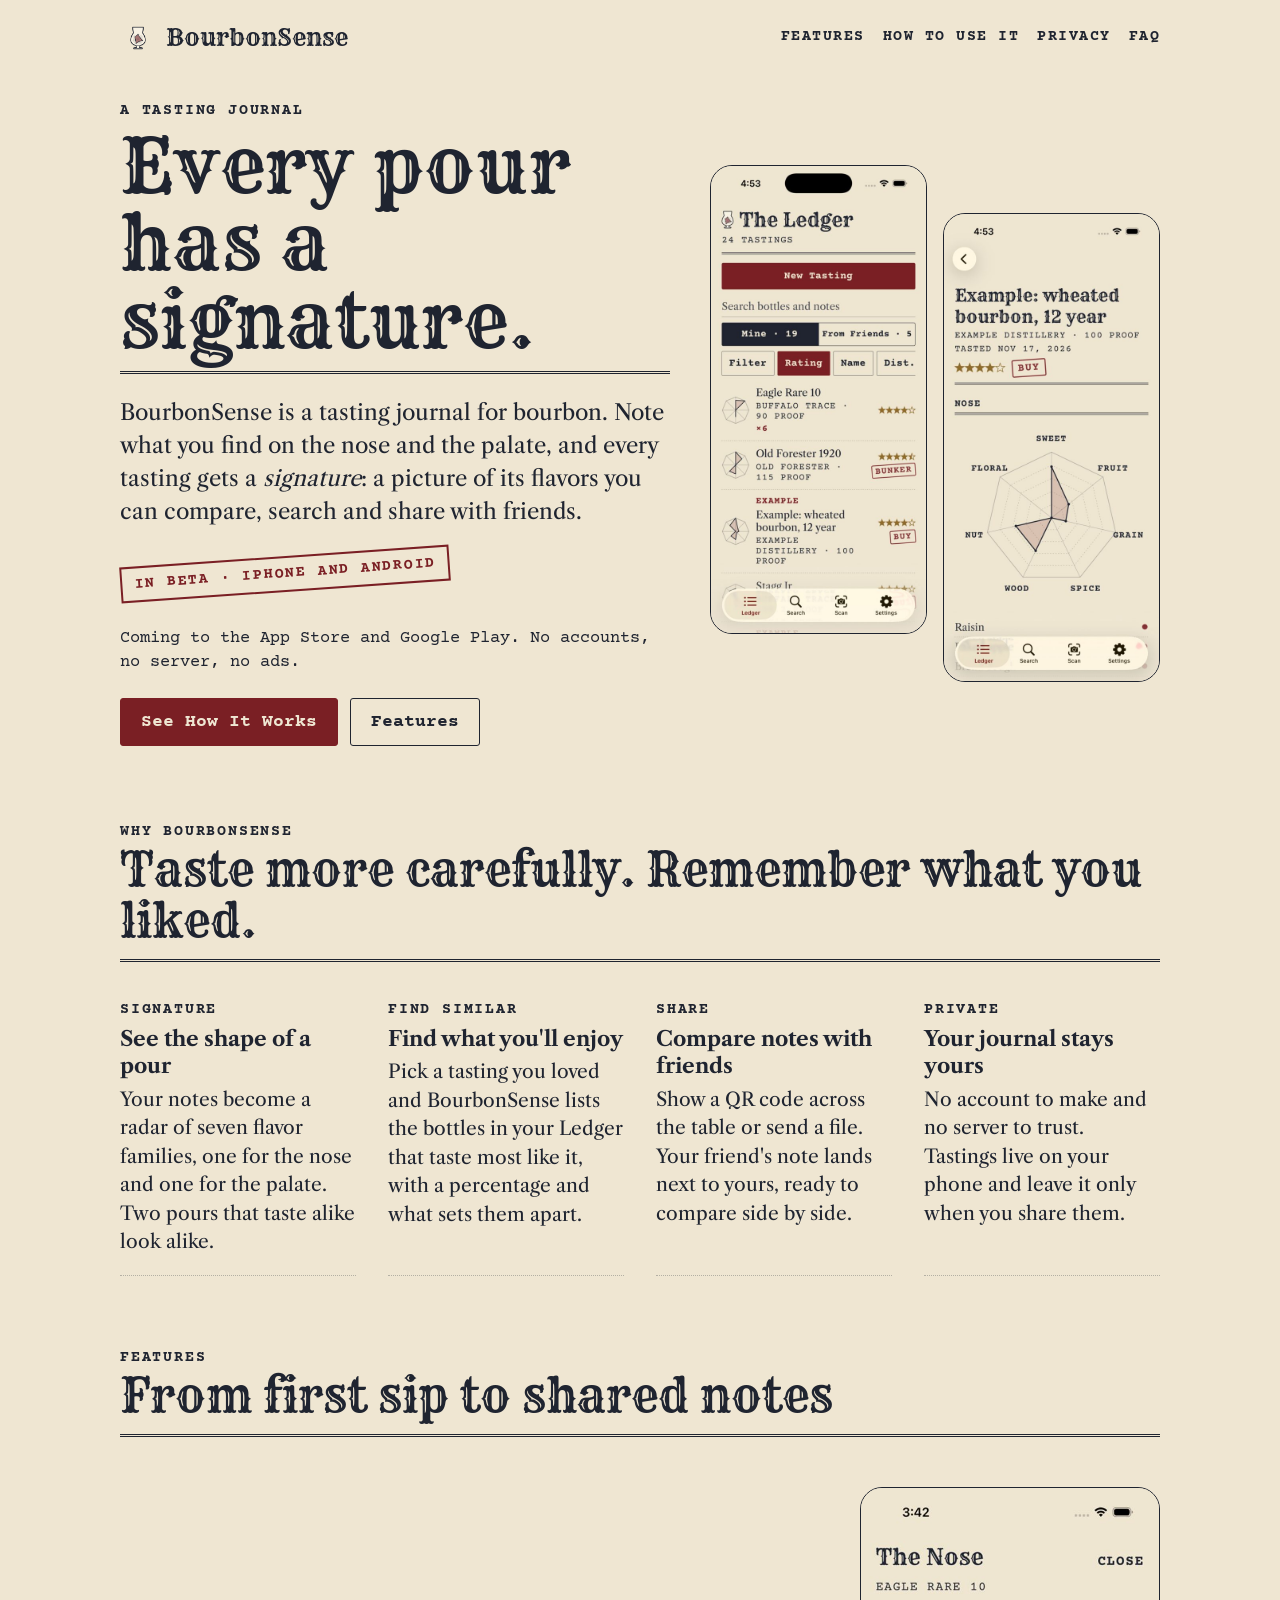
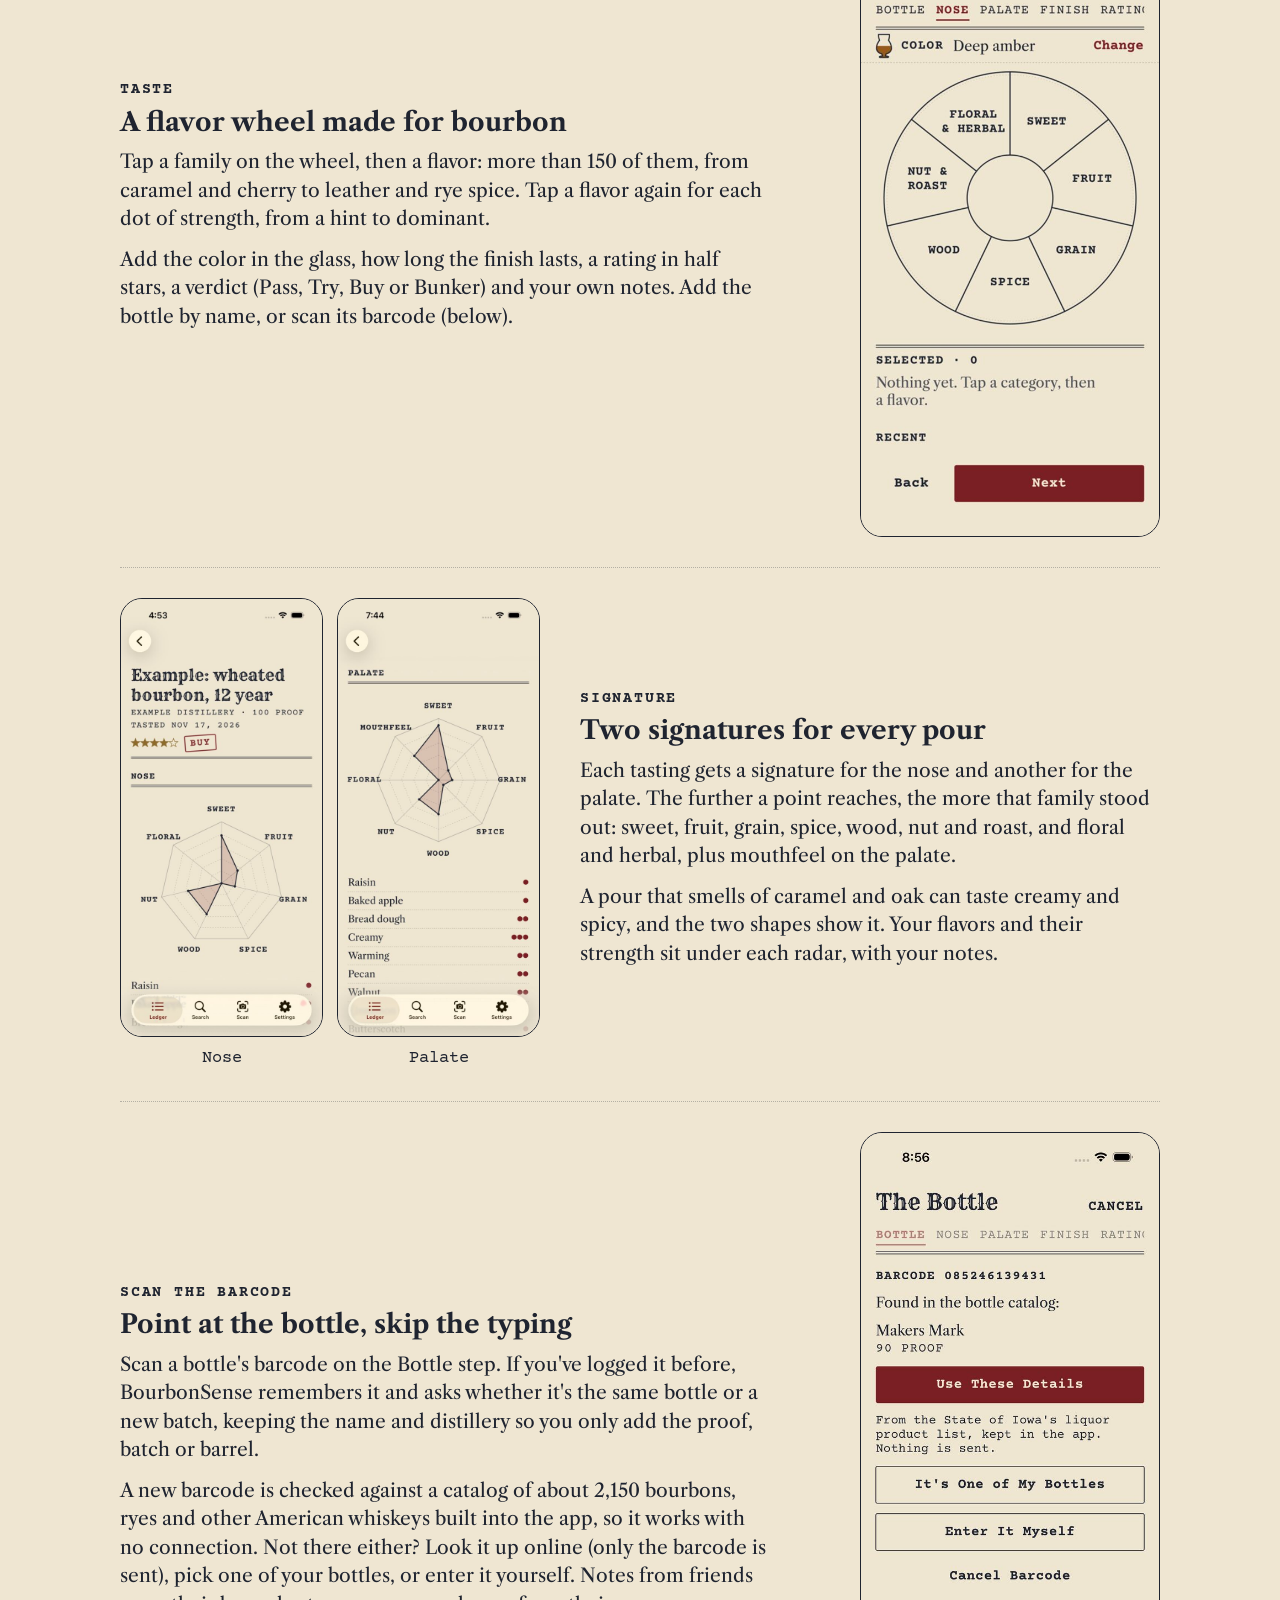
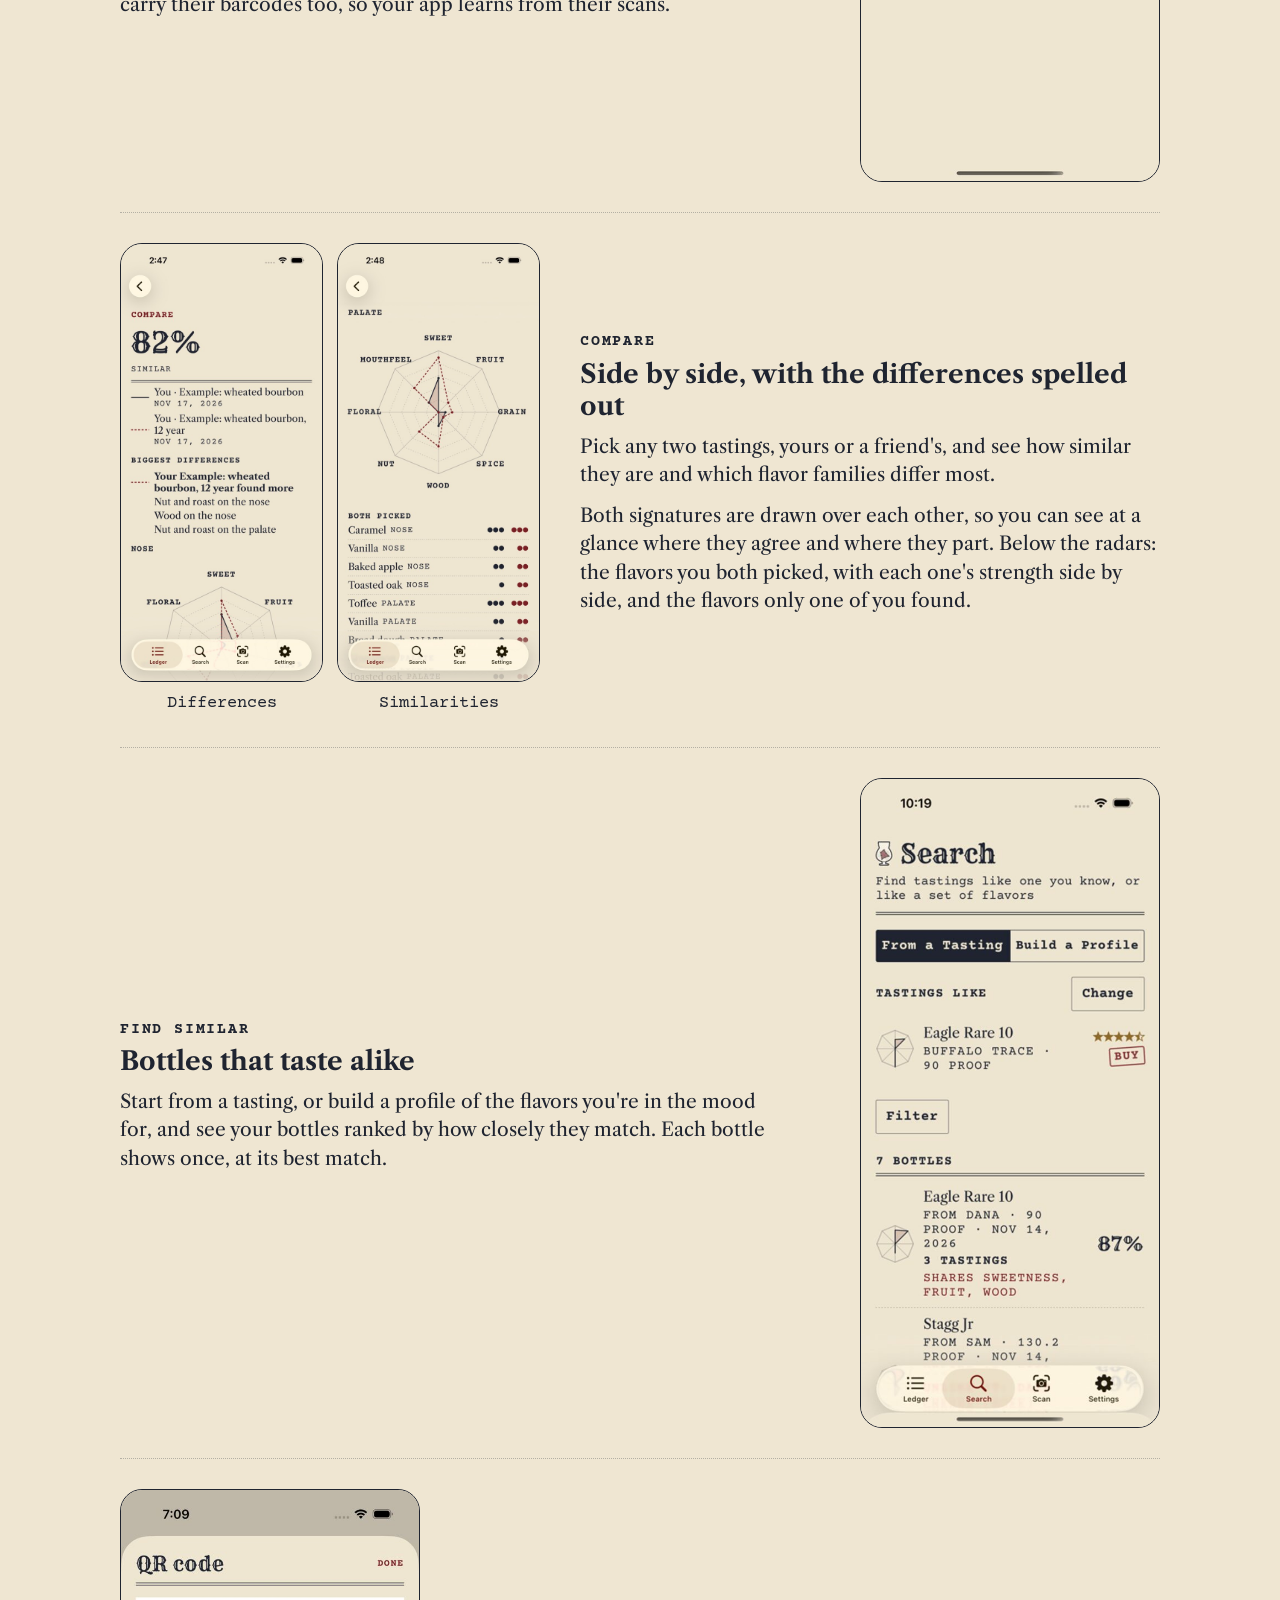
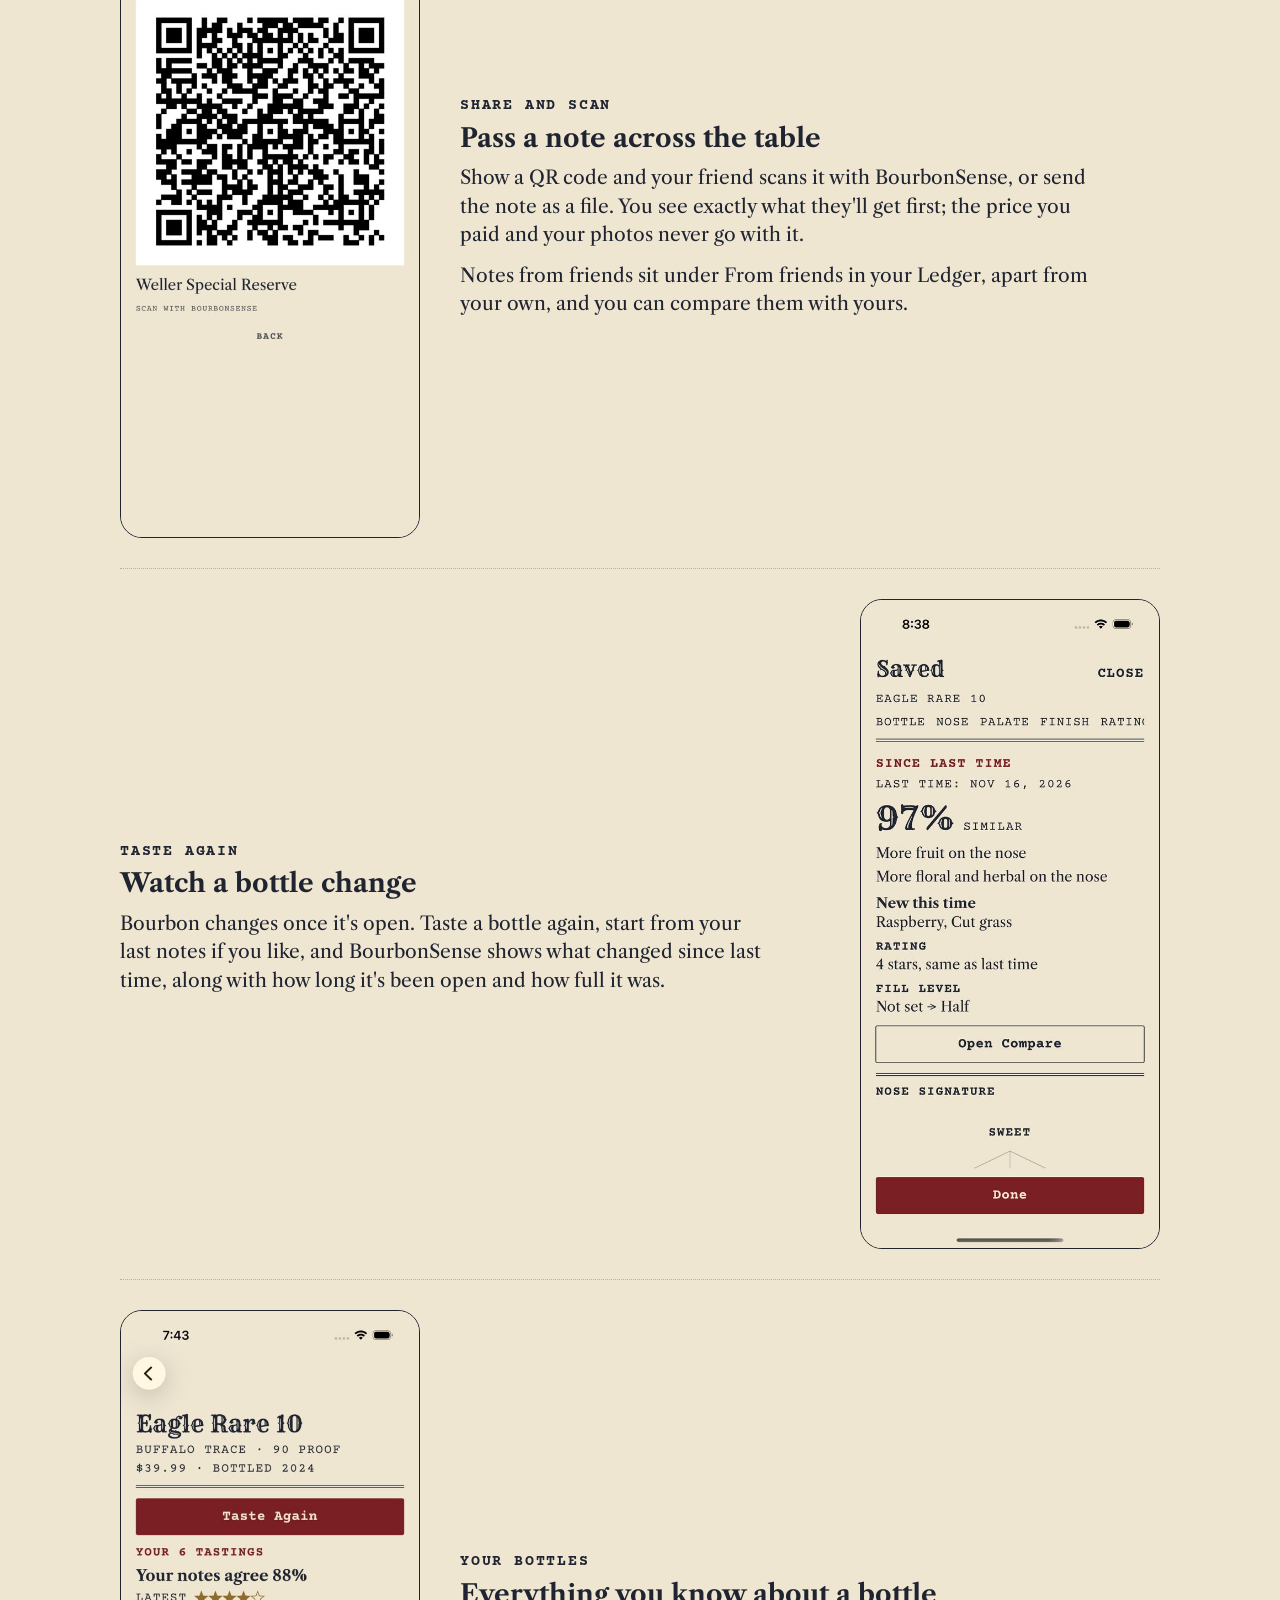
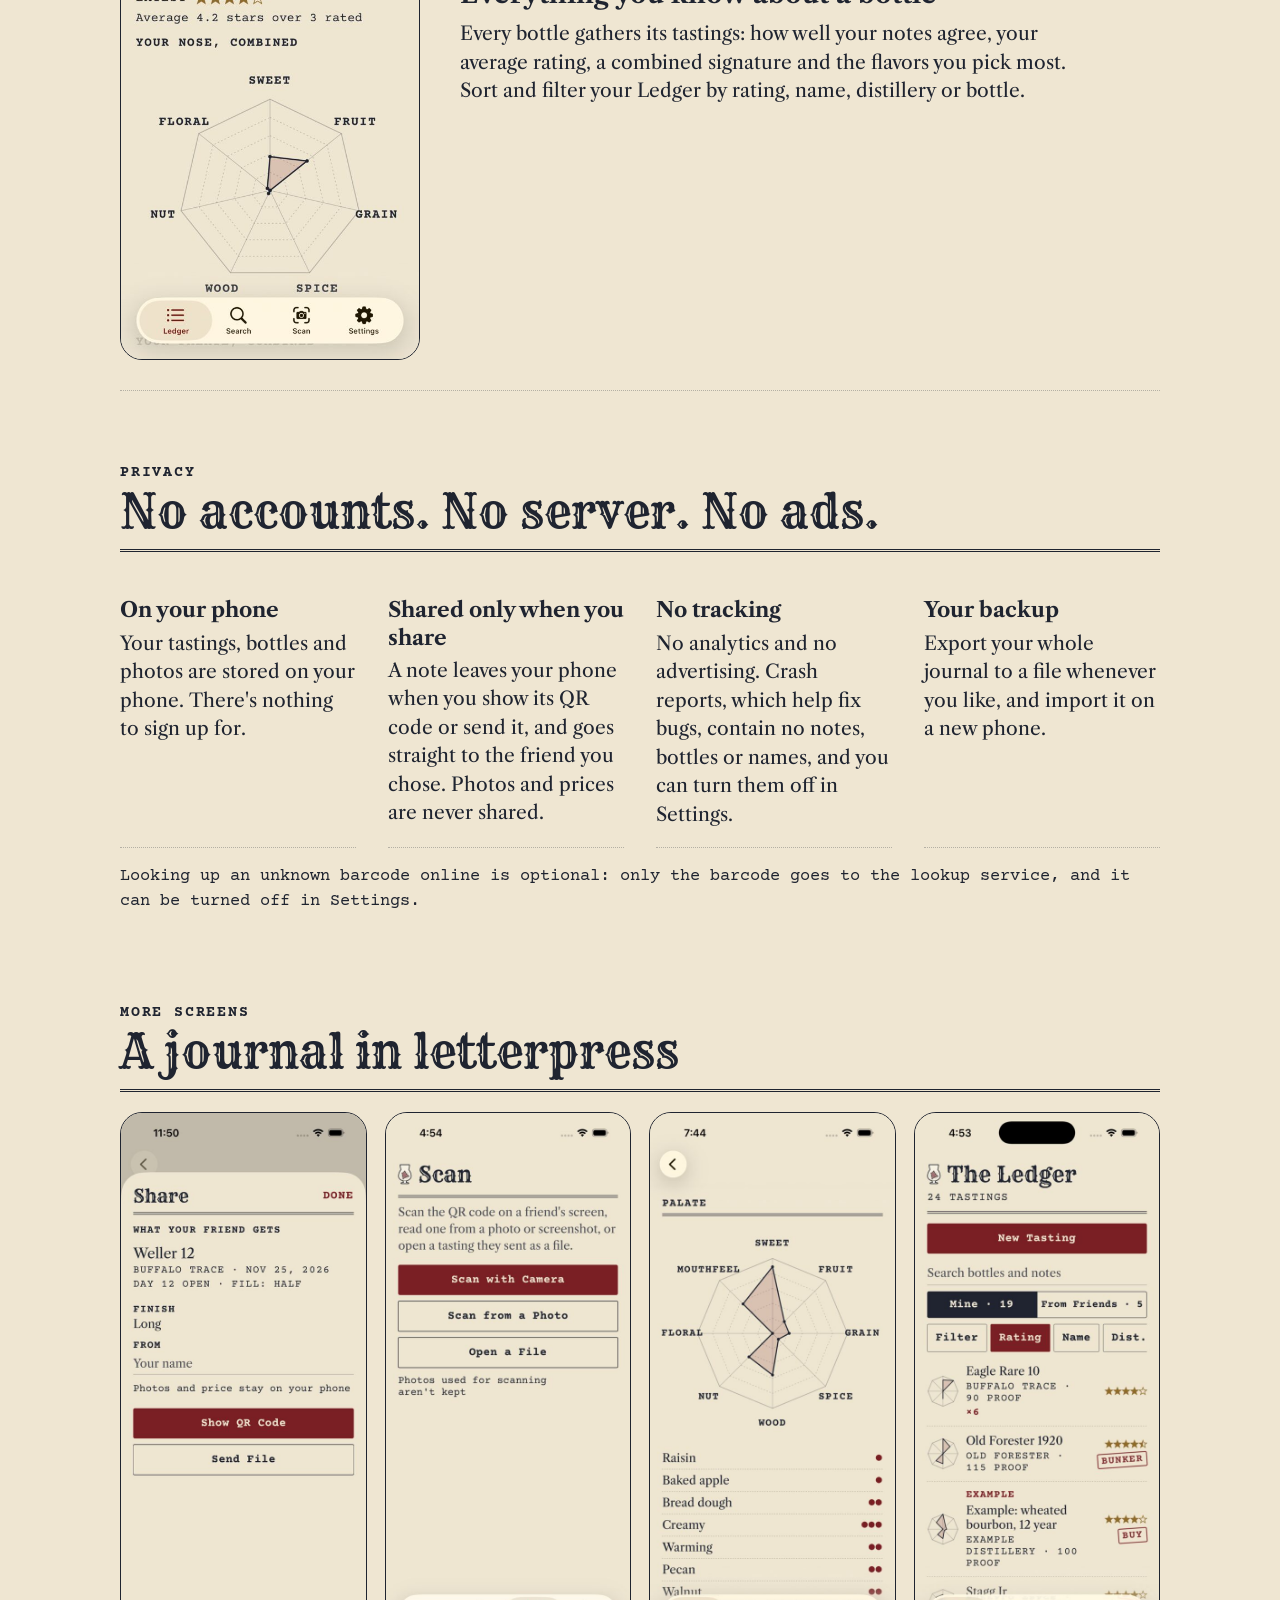
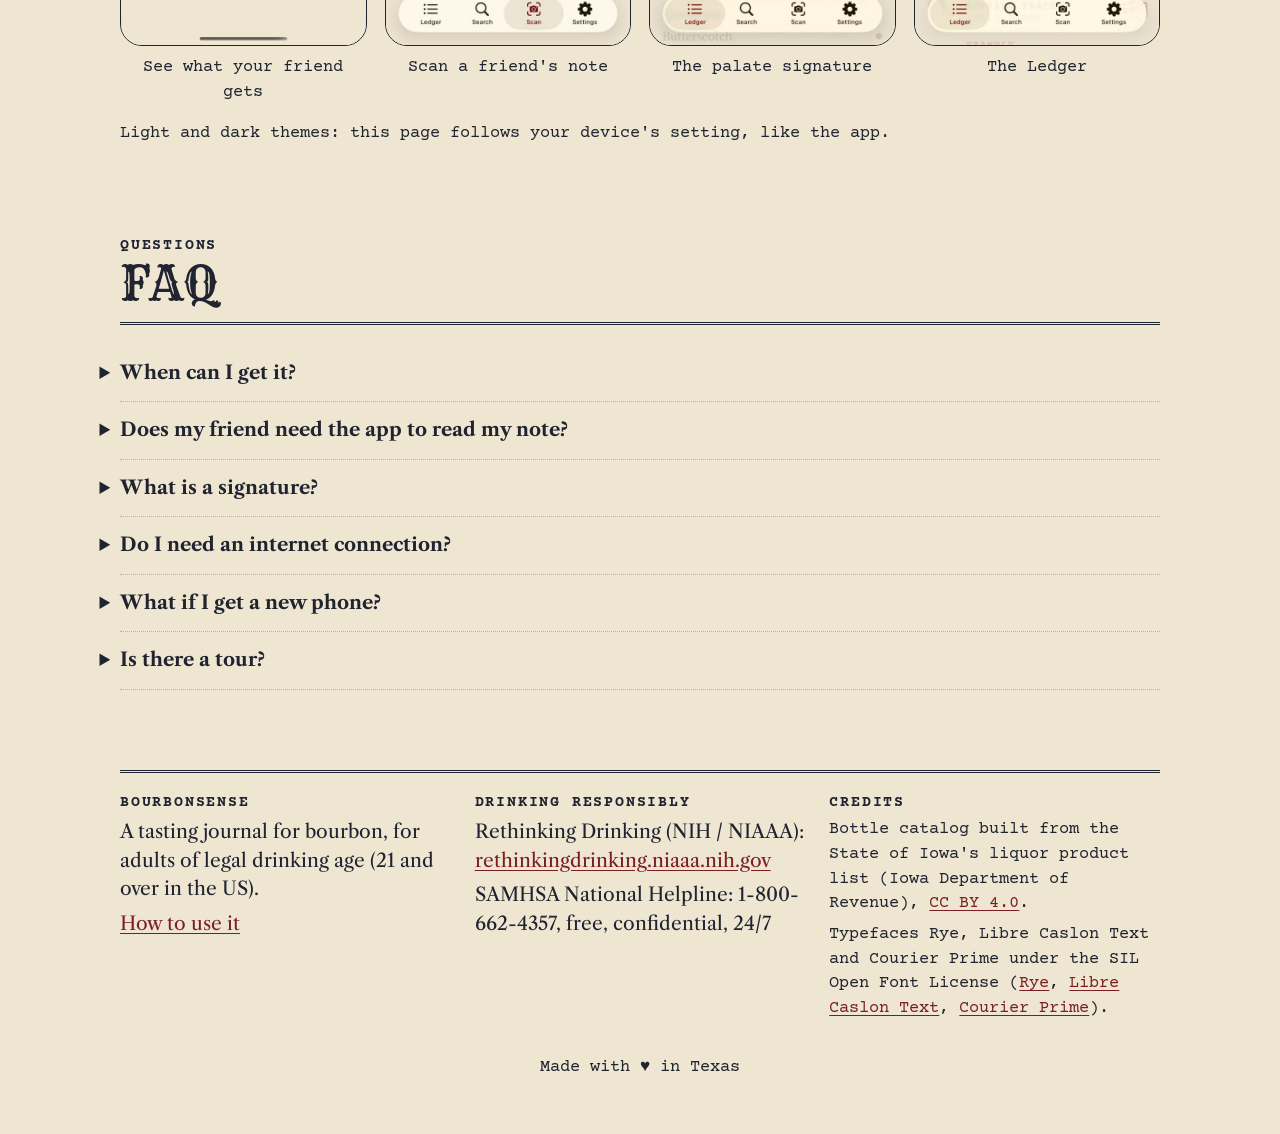
<file: index.html>
<!doctype html>
<html lang="en">
<head>
<meta charset="utf-8">
<meta name="viewport" content="width=device-width, initial-scale=1, viewport-fit=cover">
<title>BourbonSense: a tasting journal for bourbon</title>
<meta name="description" content="BourbonSense is a private tasting journal for bourbon on iPhone and Android. Note what you taste, see each pour's flavor signature, find bottles that taste alike and share notes with friends, with no accounts and no server.">
<meta name="color-scheme" content="light dark">
<meta name="theme-color" content="#EFE6D2" media="(prefers-color-scheme: light)">
<meta name="theme-color" content="#1C1714" media="(prefers-color-scheme: dark)">
<meta property="og:title" content="BourbonSense">
<meta property="og:description" content="A private tasting journal for bourbon. Every pour gets a flavor signature.">
<meta property="og:image" content="https://toddbrooks.github.io/bourbonsense.app.website/images/social.png">
<link rel="icon" href="favicon.png">
<link rel="apple-touch-icon" href="apple-touch-icon.png">
<link rel="stylesheet" href="styles.css">
</head>
<body>

<header class="top">
  <div class="wrap">
    <a class="brand" href="./"><img src="images/icon-512.png" alt="" width="36" height="36"><span>BourbonSense</span></a>
    <nav class="nav" aria-label="Site">
      <a href="#features">Features</a>
      <a href="guide.html">How to use it</a>
      <a href="#privacy">Privacy</a>
      <a href="#faq">FAQ</a>
    </nav>
  </div>
</header>

<main>
  <section class="hero">
    <div class="wrap">
      <div>
        <div class="label">A tasting journal</div>
        <h1 class="display">Every pour has a signature.</h1>
        <hr class="double">
        <p class="lede">BourbonSense is a tasting journal for bourbon. Note what you find on the nose and the palate, and every tasting gets a <em>signature</em>: a picture of its flavors you can compare, search and share with friends.</p>
        <div class="status label">In beta · iPhone and Android</div>
        <p class="hint">Coming to the App Store and Google Play. No accounts, no server, no ads.</p>
        <div class="cta">
          <a class="button primary" href="guide.html">See How It Works</a>
          <a class="button secondary" href="#features">Features</a>
        </div>
      </div>
      <div class="phones">
        <figure class="phone">
          <picture>
            <source media="(prefers-color-scheme: dark)" srcset="images/ledger-dark.jpg">
            <img src="images/ledger-light.jpg" width="540" height="1174" alt="The Ledger: a list of tastings with a small flavor shape, the rating in stars and a Buy or Bunker verdict stamp for each bottle.">
          </picture>
        </figure>
        <figure class="phone">
          <picture>
            <source media="(prefers-color-scheme: dark)" srcset="images/signature-dark.jpg">
            <img src="images/signature-light.jpg" width="540" height="1174" alt="A tasting's page: the bottle, the date, four stars, a Buy stamp and the nose signature drawn as a radar chart.">
          </picture>
        </figure>
      </div>
    </div>
  </section>

  <section id="why">
    <div class="wrap">
      <div class="label">Why BourbonSense</div>
      <h2>Taste more carefully. Remember what you liked.</h2>
      <hr class="double">
      <div class="benefits">
        <div class="benefit">
          <div class="label">Signature</div>
          <h3>See the shape of a pour</h3>
          <p>Your notes become a radar of seven flavor families, one for the nose and one for the palate. Two pours that taste alike look alike.</p>
        </div>
        <div class="benefit">
          <div class="label">Find similar</div>
          <h3>Find what you'll enjoy</h3>
          <p>Pick a tasting you loved and BourbonSense lists the bottles in your Ledger that taste most like it, with a percentage and what sets them apart.</p>
        </div>
        <div class="benefit">
          <div class="label">Share</div>
          <h3>Compare notes with friends</h3>
          <p>Show a QR code across the table or send a file. Your friend's note lands next to yours, ready to compare side by side.</p>
        </div>
        <div class="benefit">
          <div class="label">Private</div>
          <h3>Your journal stays yours</h3>
          <p>No account to make and no server to trust. Tastings live on your phone and leave it only when you share them.</p>
        </div>
      </div>
    </div>
  </section>

  <section id="features">
    <div class="wrap">
      <div class="label">Features</div>
      <h2>From first sip to shared notes</h2>
      <hr class="double">

      <div class="feature">
        <figure class="phone">
          <picture>
            <source media="(prefers-color-scheme: dark)" srcset="images/wheel-dark.jpg">
            <img src="images/wheel-light.jpg" width="540" height="1174" loading="lazy" alt="The nose step: the glass color, a flavor wheel of seven families and a list of recent flavors.">
          </picture>
        </figure>
        <div>
          <div class="label">Taste</div>
          <h3>A flavor wheel made for bourbon</h3>
          <p>Tap a family on the wheel, then a flavor: more than 150 of them, from caramel and cherry to leather and rye spice. Tap a flavor again for each dot of strength, from a hint to dominant.</p>
          <p>Add the color in the glass, how long the finish lasts, a rating in half stars, a verdict (Pass, Try, Buy or Bunker) and your own notes. Add the bottle by name, or scan its barcode (below).</p>
        </div>
      </div>

      <div class="feature">
        <div class="pair">
          <figure class="phone">
            <picture>
            <source media="(prefers-color-scheme: dark)" srcset="images/signature-dark.jpg">
            <img src="images/signature-light.jpg" width="540" height="1174" loading="lazy" alt="A tasting's nose signature: a radar of seven flavor families.">
          </picture>
            <figcaption class="hint">Nose</figcaption>
          </figure>
          <figure class="phone">
            <picture>
            <source media="(prefers-color-scheme: dark)" srcset="images/palate-dark.jpg">
            <img src="images/palate-light.jpg" width="540" height="1174" loading="lazy" alt="The same tasting's palate signature: a radar of eight families, mouthfeel included, with the flavors picked and their strength below.">
          </picture>
            <figcaption class="hint">Palate</figcaption>
          </figure>
        </div>
        <div>
          <div class="label">Signature</div>
          <h3>Two signatures for every pour</h3>
          <p>Each tasting gets a signature for the nose and another for the palate. The further a point reaches, the more that family stood out: sweet, fruit, grain, spice, wood, nut and roast, and floral and herbal, plus mouthfeel on the palate.</p>
          <p>A pour that smells of caramel and oak can taste creamy and spicy, and the two shapes show it. Your flavors and their strength sit under each radar, with your notes.</p>
        </div>
      </div>

      <div class="feature">
        <figure class="phone">
          <picture>
            <source media="(prefers-color-scheme: dark)" srcset="images/barcode-dark.jpg">
            <img src="images/barcode-light.jpg" width="540" height="1174" loading="lazy" alt="The bottle step after scanning a barcode: found in the bottle catalog, Makers Mark, 90 proof, with Use These Details.">
          </picture>
        </figure>
        <div>
          <div class="label">Scan the barcode</div>
          <h3>Point at the bottle, skip the typing</h3>
          <p>Scan a bottle's barcode on the Bottle step. If you've logged it before, BourbonSense remembers it and asks whether it's the same bottle or a new batch, keeping the name and distillery so you only add the proof, batch or barrel.</p>
          <p>A new barcode is checked against a catalog of about 2,150 bourbons, ryes and other American whiskeys built into the app, so it works with no connection. Not there either? Look it up online (only the barcode is sent), pick one of your bottles, or enter it yourself. Notes from friends carry their barcodes too, so your app learns from their scans.</p>
        </div>
      </div>

      <div class="feature">
        <div class="pair">
          <figure class="phone">
            <picture>
            <source media="(prefers-color-scheme: dark)" srcset="images/compare-dark.jpg">
            <img src="images/compare-light.jpg" width="540" height="1174" loading="lazy" alt="Compare: a wheated bourbon and a 12-year wheated bourbon, 82% similar. Biggest differences: the 12 year found more nut and roast on the nose and palate, and more wood on the nose.">
          </picture>
            <figcaption class="hint">Differences</figcaption>
          </figure>
          <figure class="phone">
            <picture>
            <source media="(prefers-color-scheme: dark)" srcset="images/compare-radar-dark.jpg">
            <img src="images/compare-radar-light.jpg" width="540" height="1174" loading="lazy" alt="The two palate signatures drawn over each other, one solid and one dashed, then the flavors both picked (caramel, vanilla, toffee, toasted oak and more) with each one's strength side by side.">
          </picture>
            <figcaption class="hint">Similarities</figcaption>
          </figure>
        </div>
        <div>
          <div class="label">Compare</div>
          <h3>Side by side, with the differences spelled out</h3>
          <p>Pick any two tastings, yours or a friend's, and see how similar they are and which flavor families differ most.</p>
          <p>Both signatures are drawn over each other, so you can see at a glance where they agree and where they part. Below the radars: the flavors you both picked, with each one's strength side by side, and the flavors only one of you found.</p>
        </div>
      </div>

      <div class="feature">
        <figure class="phone">
          <picture>
            <source media="(prefers-color-scheme: dark)" srcset="images/similar-dark.jpg">
            <img src="images/similar-light.jpg" width="540" height="1174" loading="lazy" alt="Find similar: bottles that taste like Eagle Rare 10, each with a match percentage and the flavors they share.">
          </picture>
        </figure>
        <div>
          <div class="label">Find similar</div>
          <h3>Bottles that taste alike</h3>
          <p>Start from a tasting, or build a profile of the flavors you're in the mood for, and see your bottles ranked by how closely they match. Each bottle shows once, at its best match.</p>
        </div>
      </div>

      <div class="feature">
        <figure class="phone">
          <picture>
            <source media="(prefers-color-scheme: dark)" srcset="images/qr-dark.jpg">
            <img src="images/qr-light.jpg" width="540" height="1174" loading="lazy" alt="A tasting shown as a QR code, ready for a friend to scan.">
          </picture>
        </figure>
        <div>
          <div class="label">Share and scan</div>
          <h3>Pass a note across the table</h3>
          <p>Show a QR code and your friend scans it with BourbonSense, or send the note as a file. You see exactly what they'll get first; the price you paid and your photos never go with it.</p>
          <p>Notes from friends sit under From friends in your Ledger, apart from your own, and you can compare them with yours.</p>
        </div>
      </div>

      <div class="feature">
        <figure class="phone">
          <picture>
            <source media="(prefers-color-scheme: dark)" srcset="images/since-dark.jpg">
            <img src="images/since-light.jpg" width="540" height="1174" loading="lazy" alt="Since last time: 97% similar to the last tasting of this bottle, with what's new on the nose, the rating and the fill level.">
          </picture>
        </figure>
        <div>
          <div class="label">Taste again</div>
          <h3>Watch a bottle change</h3>
          <p>Bourbon changes once it's open. Taste a bottle again, start from your last notes if you like, and BourbonSense shows what changed since last time, along with how long it's been open and how full it was.</p>
        </div>
      </div>

      <div class="feature">
        <figure class="phone">
          <picture>
            <source media="(prefers-color-scheme: dark)" srcset="images/summary-dark.jpg">
            <img src="images/summary-light.jpg" width="540" height="1174" loading="lazy" alt="A bottle's summary: six tastings, notes agree 88%, an average of 4.2 stars and a combined nose signature.">
          </picture>
        </figure>
        <div>
          <div class="label">Your bottles</div>
          <h3>Everything you know about a bottle</h3>
          <p>Every bottle gathers its tastings: how well your notes agree, your average rating, a combined signature and the flavors you pick most. Sort and filter your Ledger by rating, name, distillery or bottle.</p>
        </div>
      </div>
    </div>
  </section>

  <section id="privacy">
    <div class="wrap">
      <div class="label">Privacy</div>
      <h2>No accounts. No server. No ads.</h2>
      <hr class="double">
      <div class="benefits">
        <div class="benefit">
          <h3>On your phone</h3>
          <p>Your tastings, bottles and photos are stored on your phone. There's nothing to sign up for.</p>
        </div>
        <div class="benefit">
          <h3>Shared only when you share</h3>
          <p>A note leaves your phone when you show its QR code or send it, and goes straight to the friend you chose. Photos and prices are never shared.</p>
        </div>
        <div class="benefit">
          <h3>No tracking</h3>
          <p>No analytics and no advertising. Crash reports, which help fix bugs, contain no notes, bottles or names, and you can turn them off in Settings.</p>
        </div>
        <div class="benefit">
          <h3>Your backup</h3>
          <p>Export your whole journal to a file whenever you like, and import it on a new phone.</p>
        </div>
      </div>
      <p class="hint">Looking up an unknown barcode online is optional: only the barcode goes to the lookup service, and it can be turned off in Settings.</p>
    </div>
  </section>

  <section>
    <div class="wrap">
      <div class="label">More screens</div>
      <h2>A journal in letterpress</h2>
      <hr class="double">
      <div class="gallery">
        <figure class="phone">
          <picture><source media="(prefers-color-scheme: dark)" srcset="images/share-dark.jpg"><img src="images/share-light.jpg" width="540" height="1174" loading="lazy" alt="The Share screen, showing what your friend gets before you send it."></picture>
          <figcaption class="hint">See what your friend gets</figcaption>
        </figure>
        <figure class="phone">
          <picture><source media="(prefers-color-scheme: dark)" srcset="images/scan-dark.jpg"><img src="images/scan-light.jpg" width="540" height="1174" loading="lazy" alt="The Scan tab: scan with the camera, from a photo, or open a file."></picture>
          <figcaption class="hint">Scan a friend's note</figcaption>
        </figure>
        <figure class="phone">
          <picture><source media="(prefers-color-scheme: dark)" srcset="images/palate-dark.jpg"><img src="images/palate-light.jpg" width="540" height="1174" loading="lazy" alt="A tasting's palate signature, with mouthfeel."></picture>
          <figcaption class="hint">The palate signature</figcaption>
        </figure>
        <figure class="phone">
          <picture><source media="(prefers-color-scheme: dark)" srcset="images/ledger-dark.jpg"><img src="images/ledger-light.jpg" width="540" height="1174" loading="lazy" alt="The Ledger of tastings."></picture>
          <figcaption class="hint">The Ledger</figcaption>
        </figure>
      </div>
      <p class="hint">Light and dark themes: this page follows your device's setting, like the app.</p>
    </div>
  </section>

  <section id="faq">
    <div class="wrap">
      <div class="label">Questions</div>
      <h2>FAQ</h2>
      <hr class="double">
      <details>
        <summary>When can I get it?</summary>
        <p>BourbonSense is in a private beta with friends now and is coming to the App Store (iPhone, iOS 18 or later) and Google Play (Android 10 or later).</p>
      </details>
      <details>
        <summary>Does my friend need the app to read my note?</summary>
        <p>Yes, for now: they scan your QR code or open your file with BourbonSense. Notes you share work across iPhone and Android.</p>
      </details>
      <details>
        <summary>What is a signature?</summary>
        <p>A signature turns the flavors you picked, and how strong each was, into scores for seven families: sweet, fruit, grain, spice, wood, nut and roast, and floral and herbal (plus mouthfeel on the palate). Drawn as a radar, it shows a pour's shape at a glance, and it's what Compare and Find similar measure.</p>
      </details>
      <details>
        <summary>Do I need an internet connection?</summary>
        <p>No. Tasting, the Ledger, Compare, Find similar and sharing by QR code all work offline. Only the optional online barcode lookup uses the internet.</p>
      </details>
      <details>
        <summary>What if I get a new phone?</summary>
        <p>Export your journal from Settings and import the file on the new phone. Your phone's own backup also keeps it.</p>
      </details>
      <details>
        <summary>Is there a tour?</summary>
        <p>Yes. New users see a short tour after setting up, and anyone can replay it from Settings → Show the Tour. The <a href="guide.html">guide</a> covers the same ground in more detail.</p>
      </details>
    </div>
  </section>
</main>

<footer>
  <div class="wrap">
    <hr class="double">
    <div class="cols">
      <div>
        <div class="label">BourbonSense</div>
        <p>A tasting journal for bourbon, for adults of legal drinking age (21 and over in the US).</p>
        <p><a href="guide.html">How to use it</a></p>
      </div>
      <div>
        <div class="label">Drinking responsibly</div>
        <p>Rethinking Drinking (NIH / NIAAA): <a href="https://www.rethinkingdrinking.niaaa.nih.gov/">rethinkingdrinking.niaaa.nih.gov</a></p>
        <p>SAMHSA National Helpline: 1-800-662-4357, free, confidential, 24/7</p>
      </div>
      <div>
        <div class="label">Credits</div>
        <p class="hint">Bottle catalog built from the State of Iowa's liquor product list (Iowa Department of Revenue), <a href="https://creativecommons.org/licenses/by/4.0/">CC BY 4.0</a>.</p>
        <p class="hint">Typefaces Rye, Libre Caslon Text and Courier Prime under the SIL Open Font License (<a href="fonts/OFL-Rye.txt">Rye</a>, <a href="fonts/OFL-LibreCaslonText.txt">Libre Caslon Text</a>, <a href="fonts/OFL-CourierPrime.txt">Courier Prime</a>).</p>
      </div>
    </div>
    <p class="made hint">Made with ♥ in Texas</p>
  </div>
</footer>
</body>
</html>
</file>
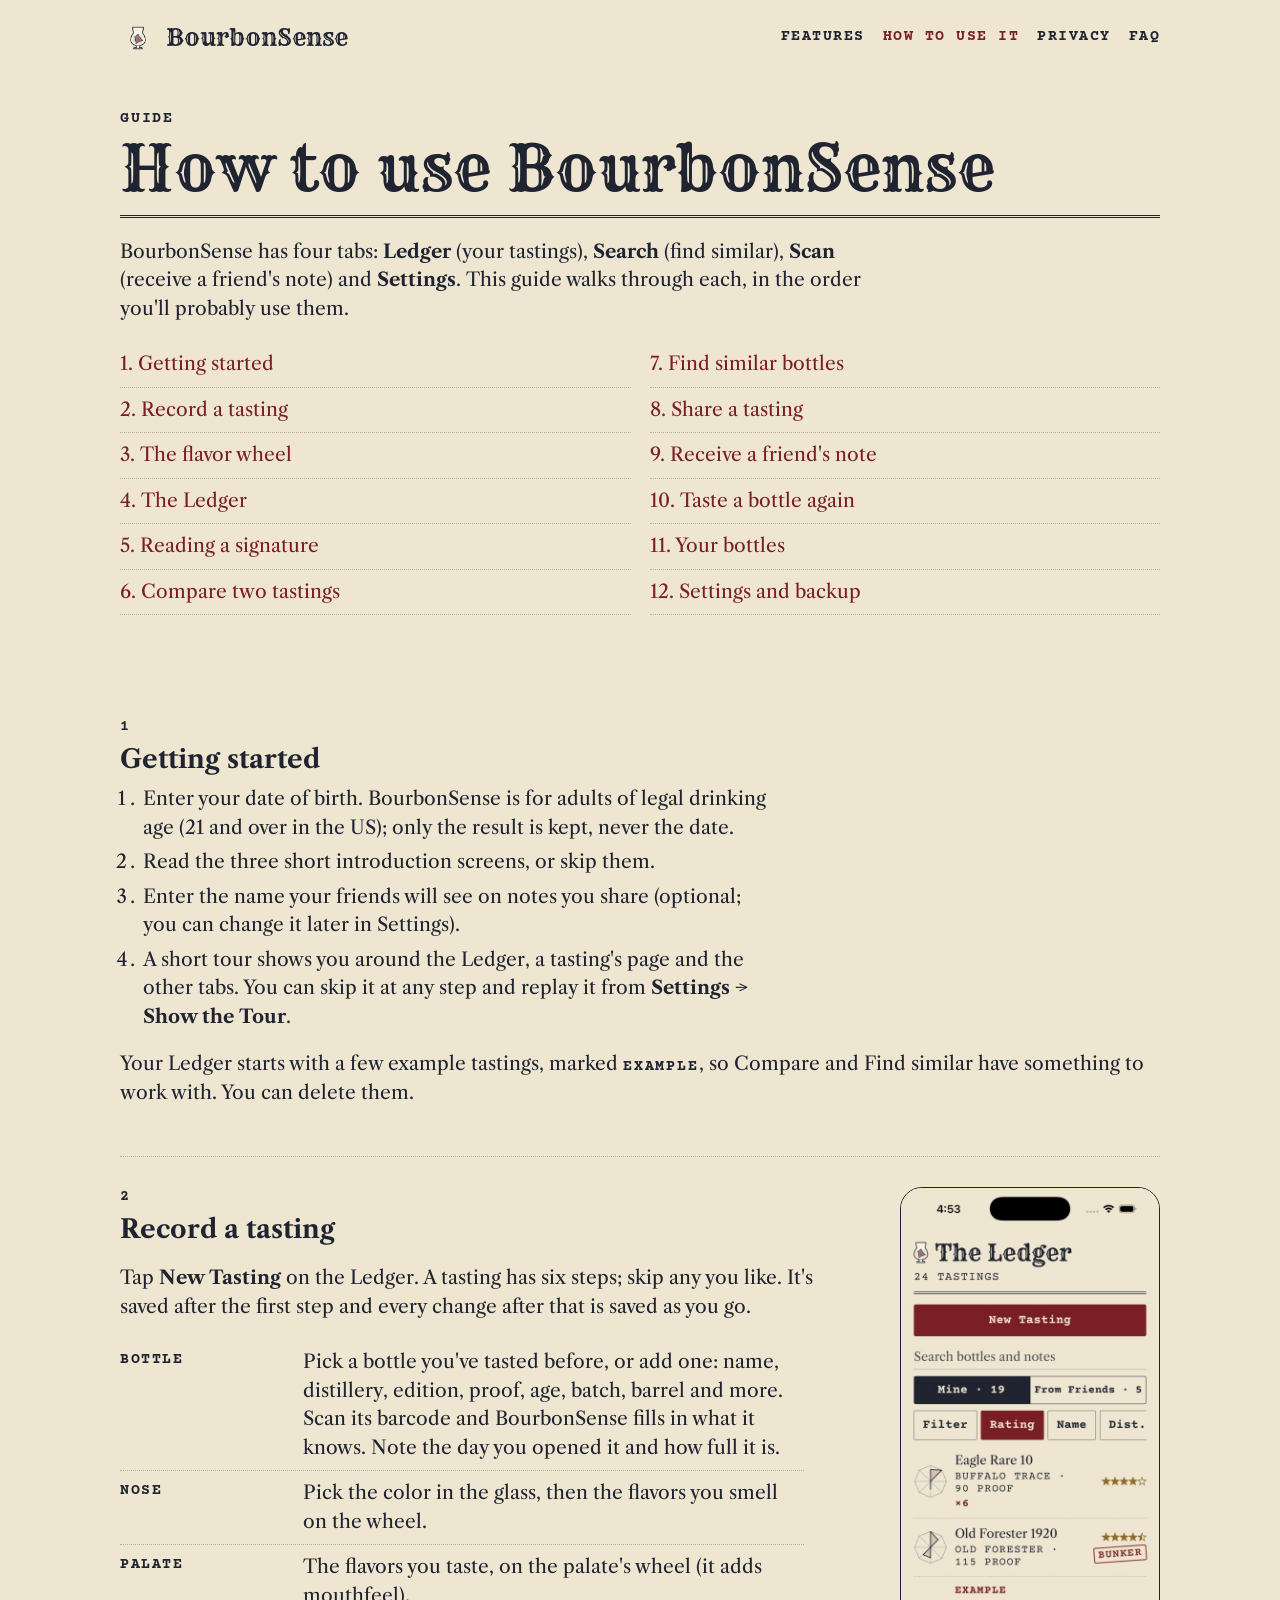
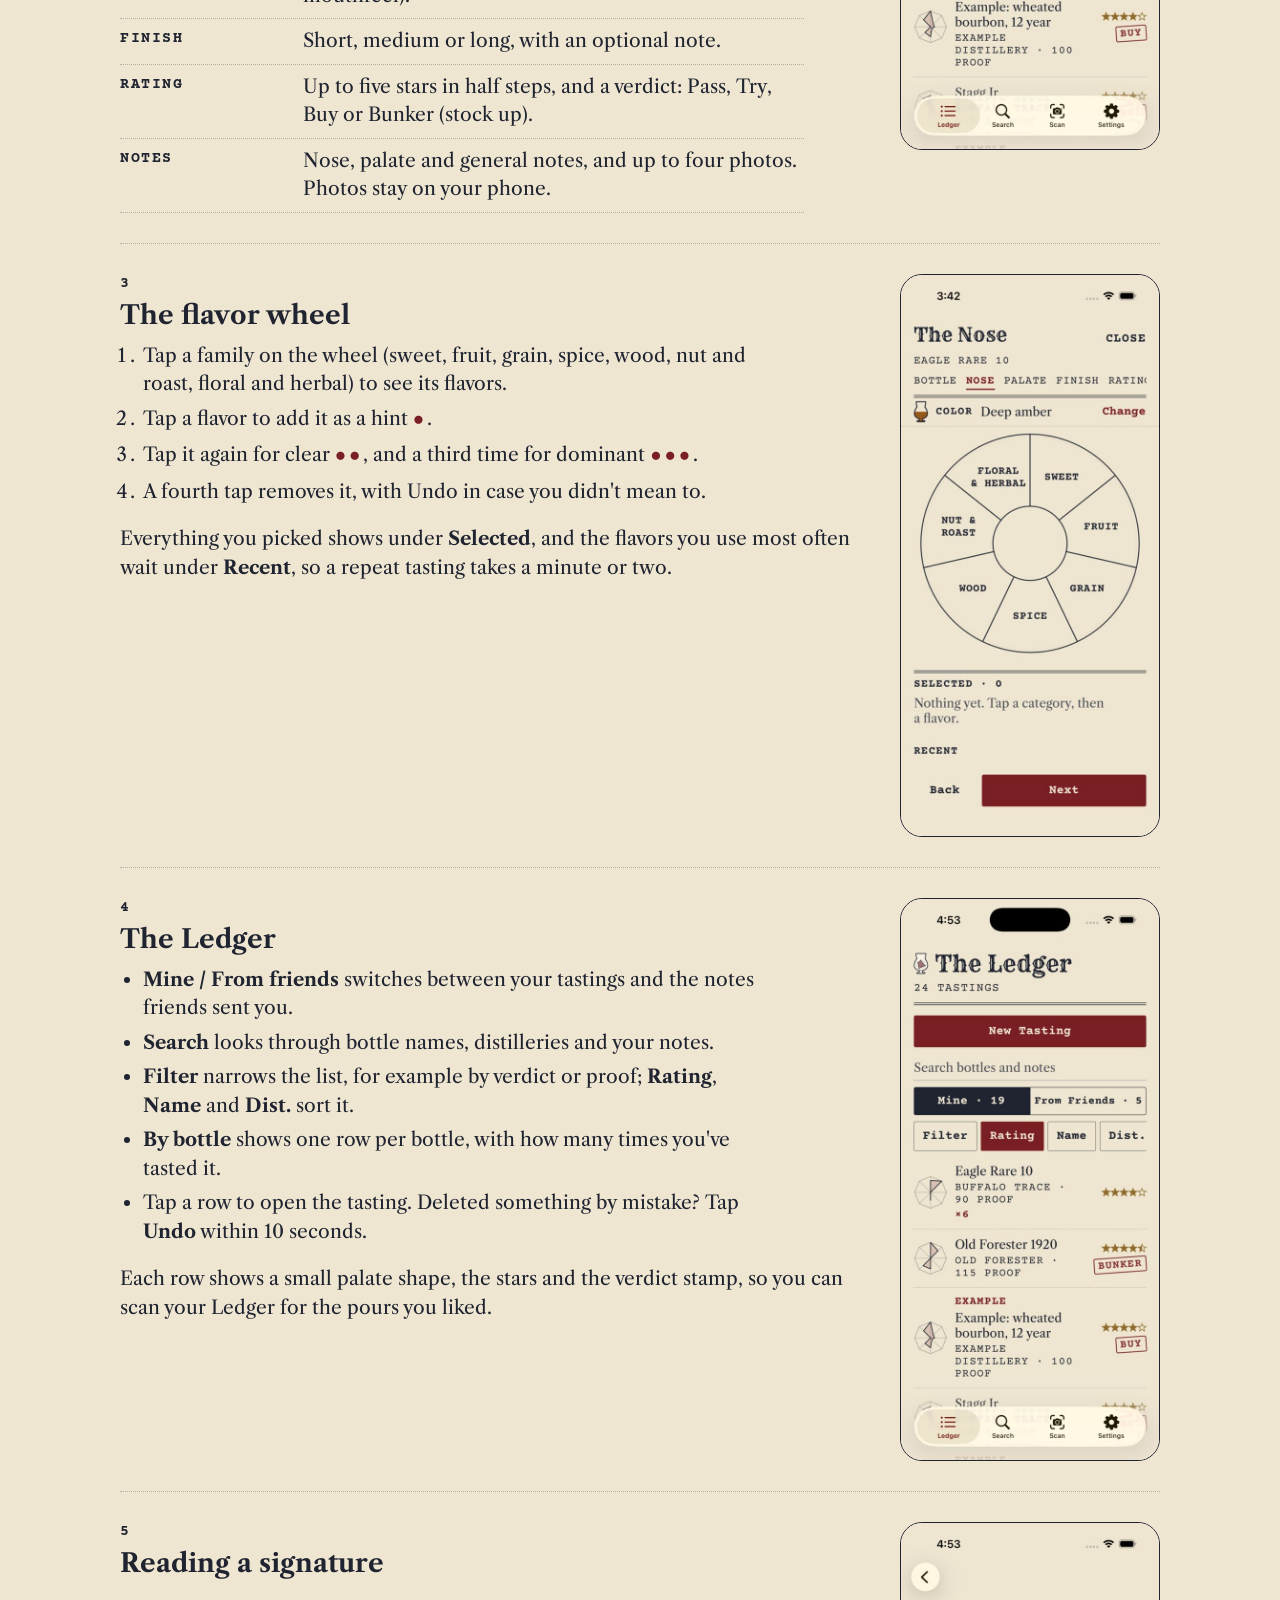
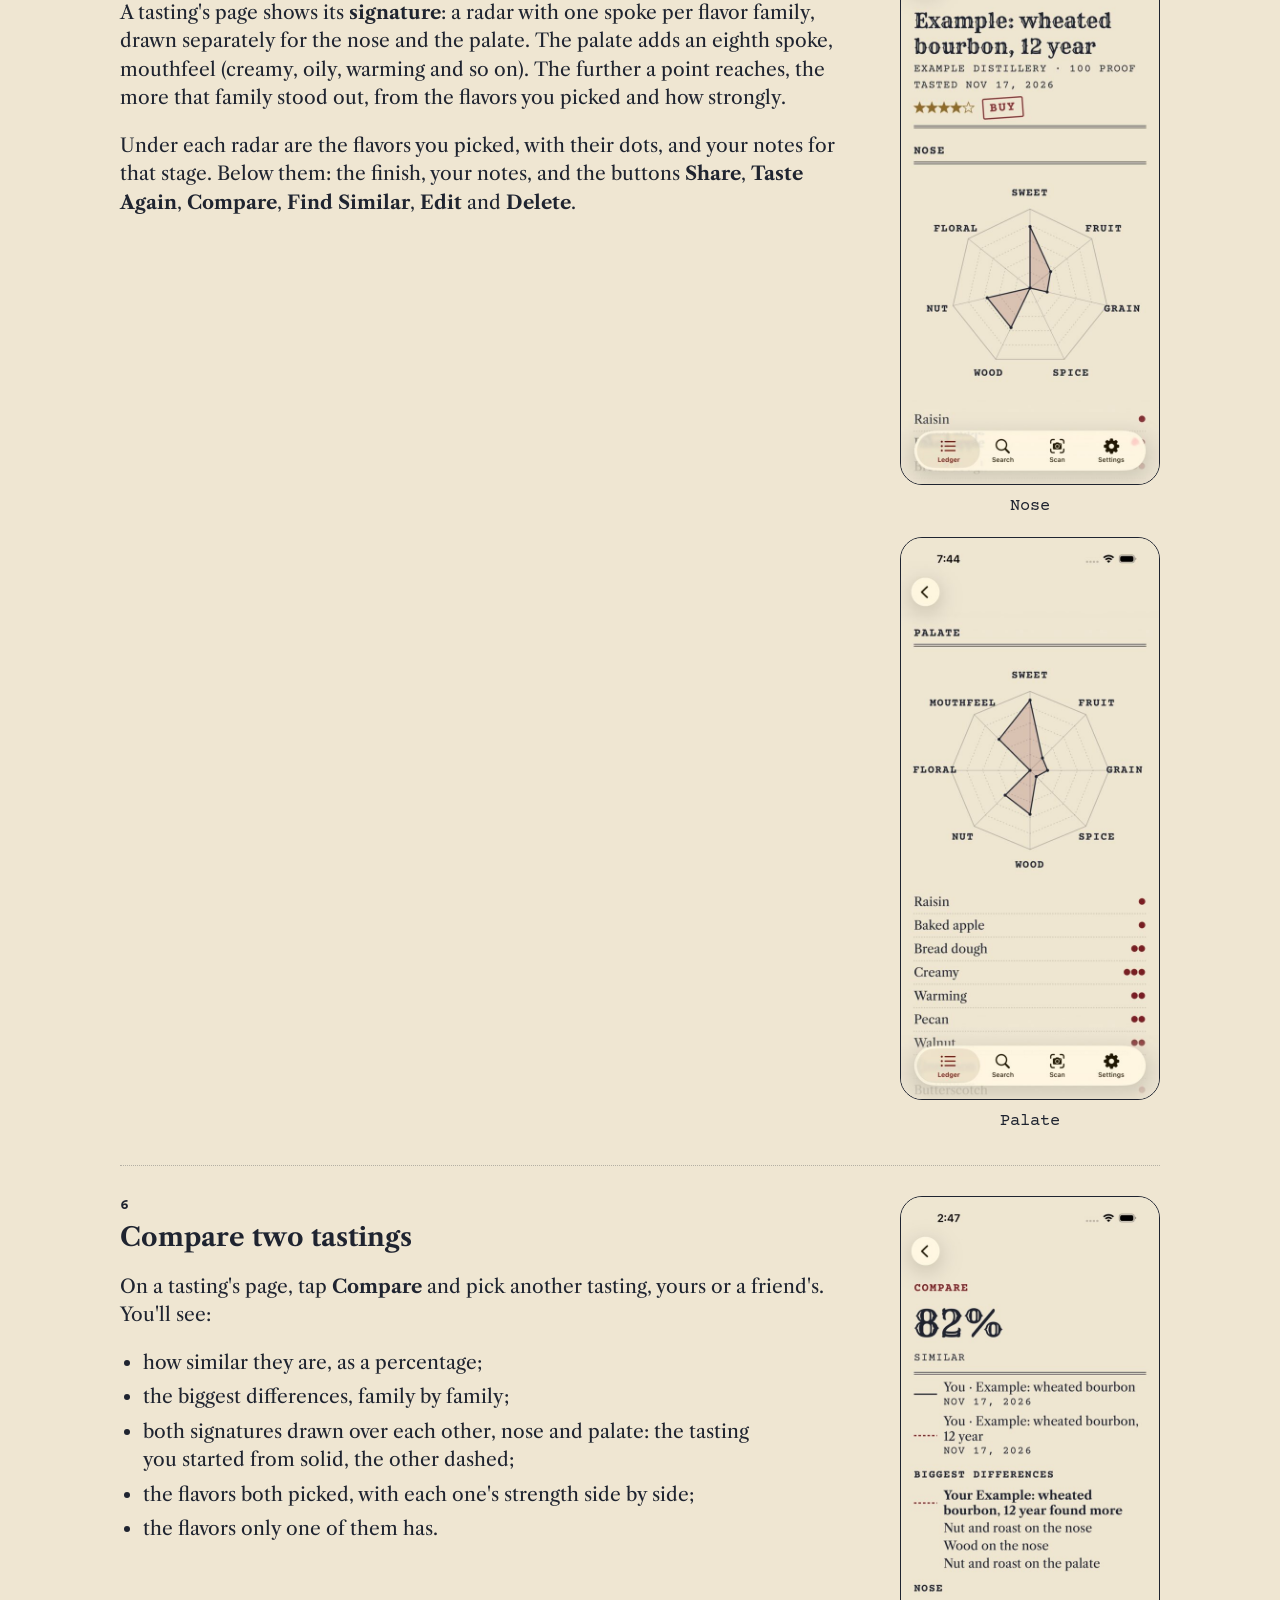
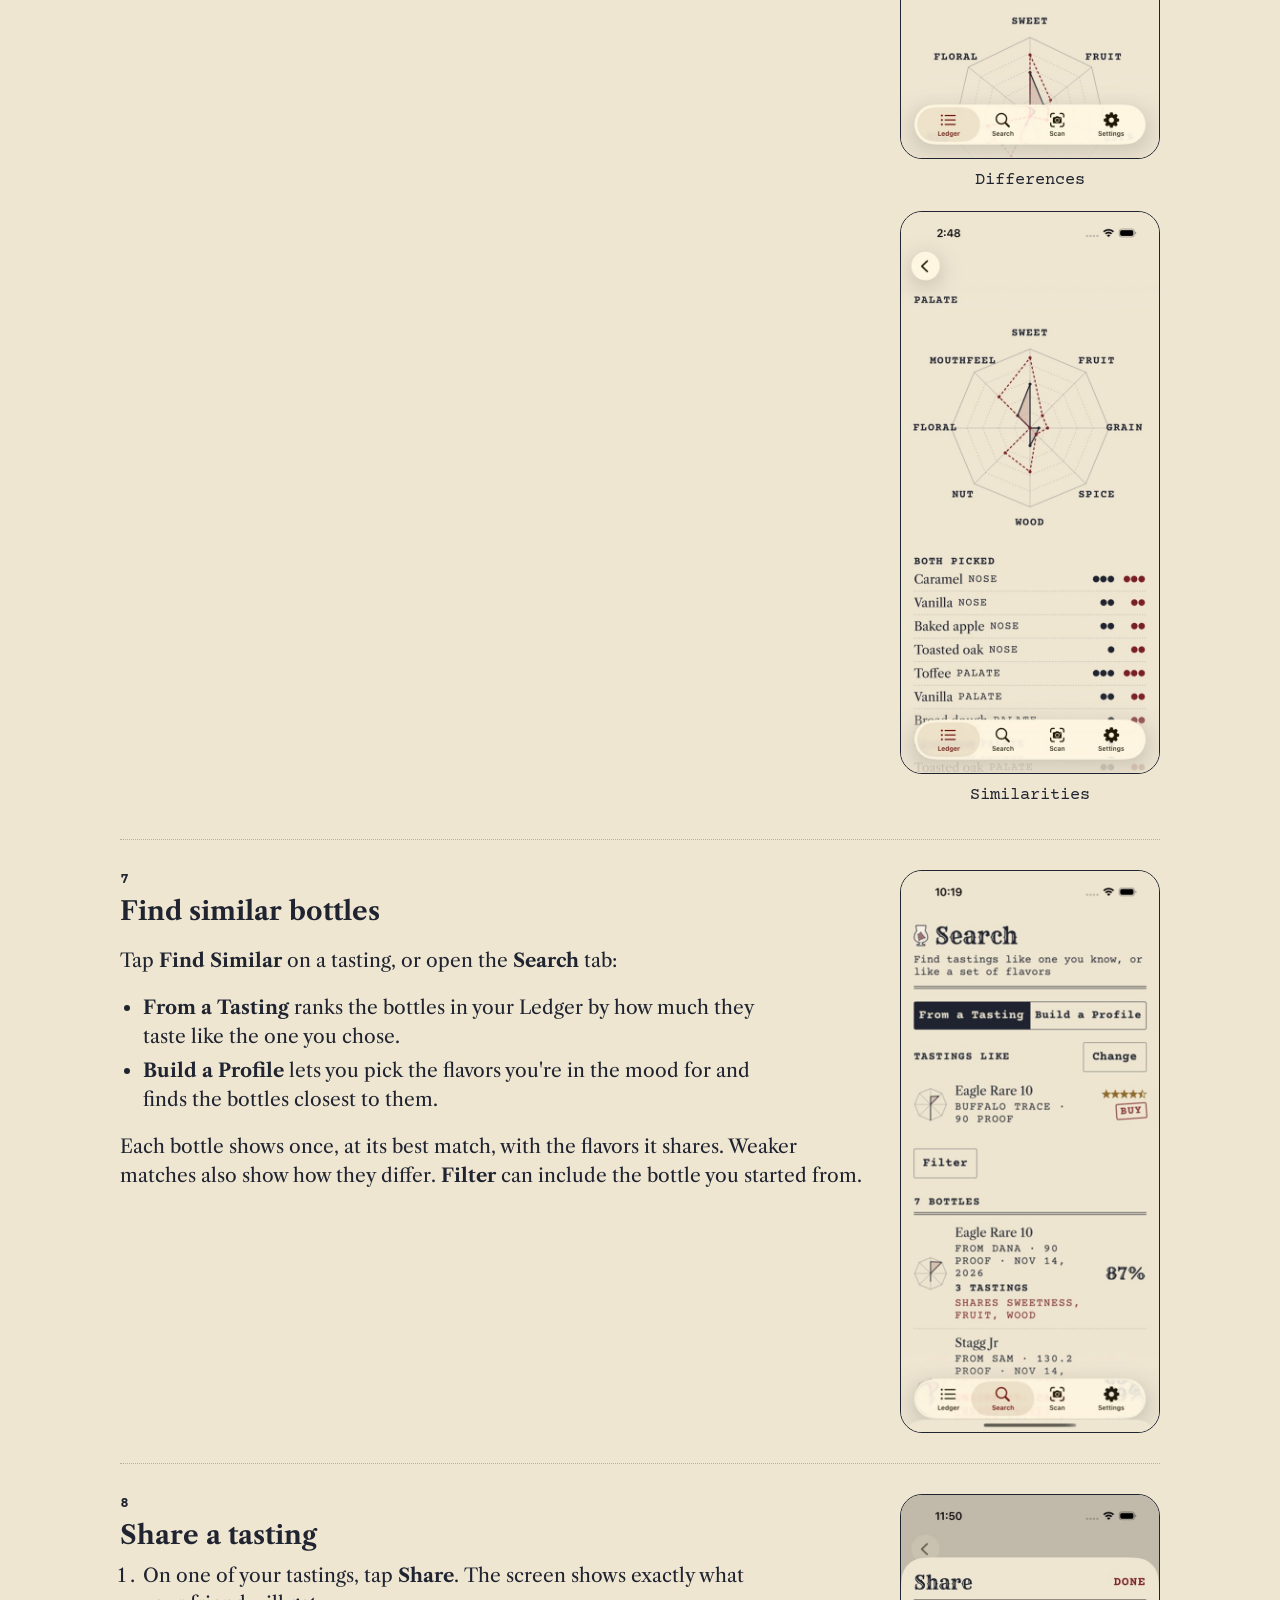
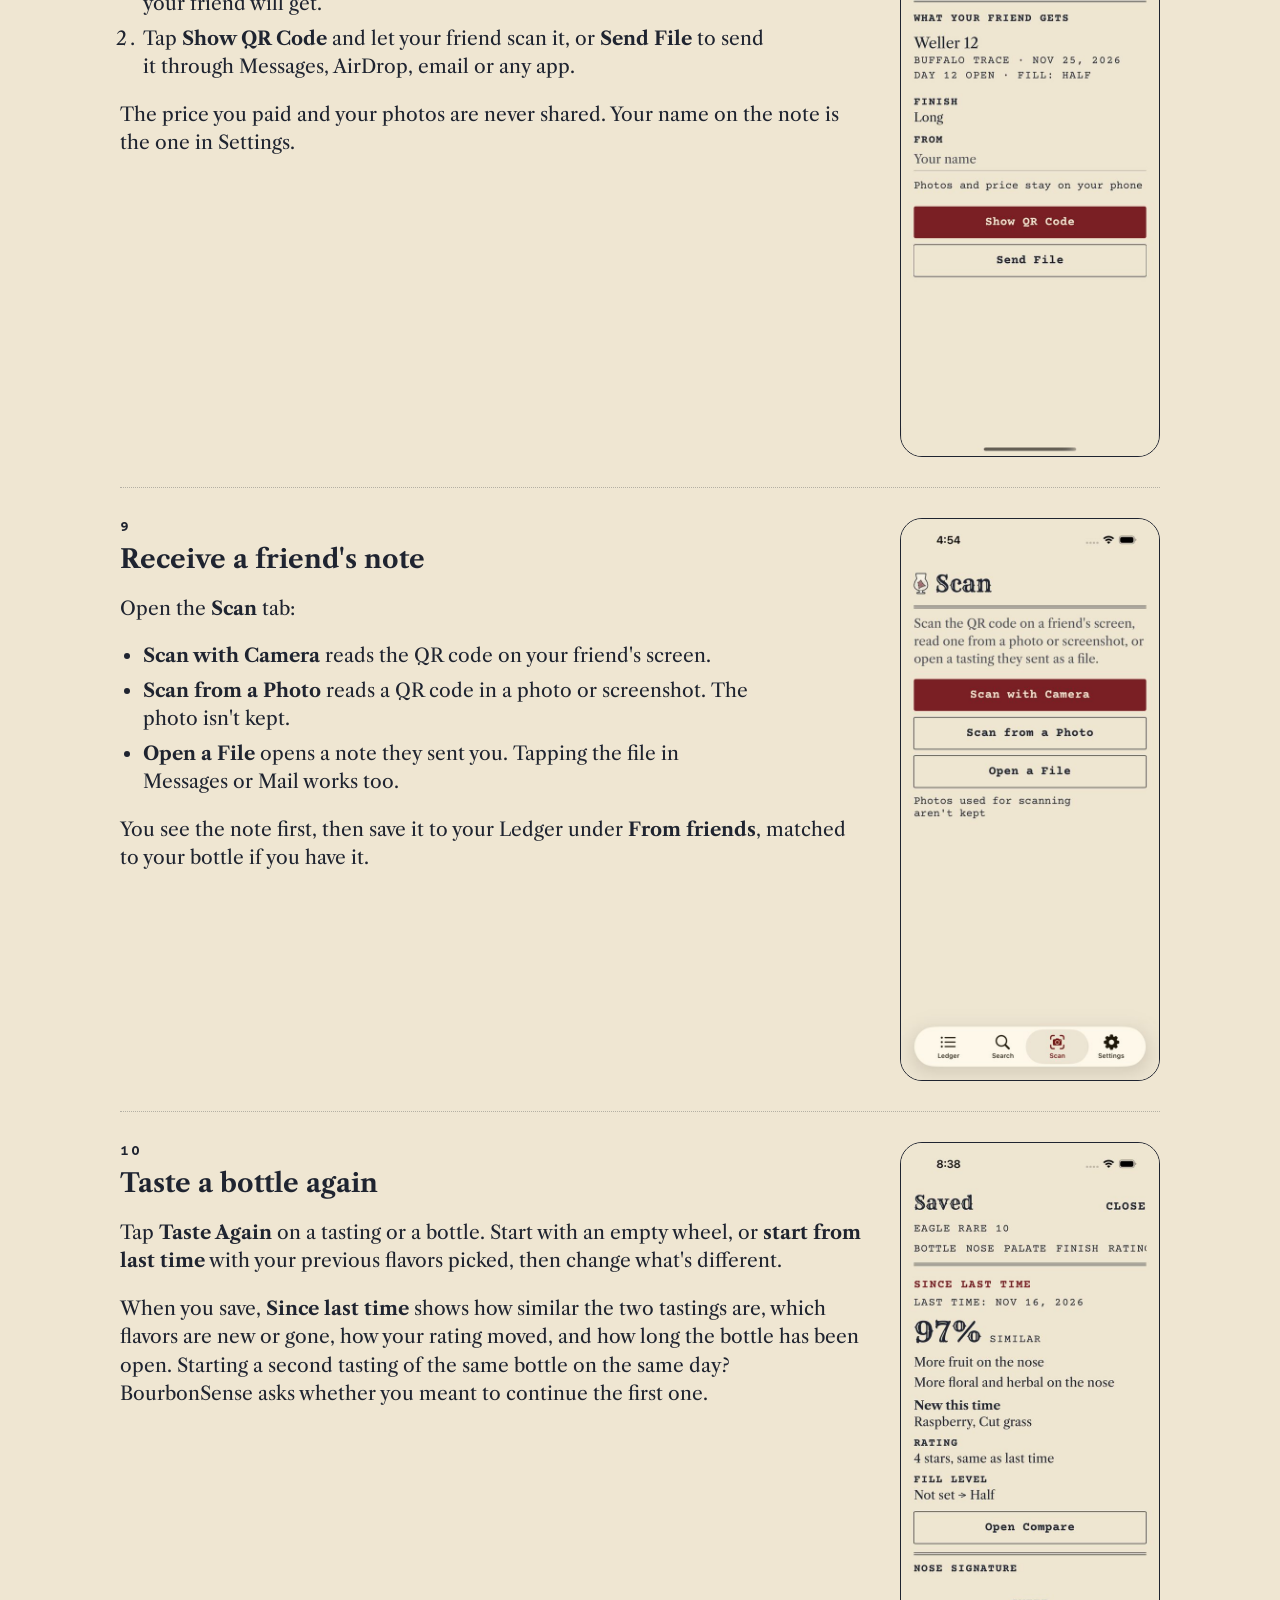
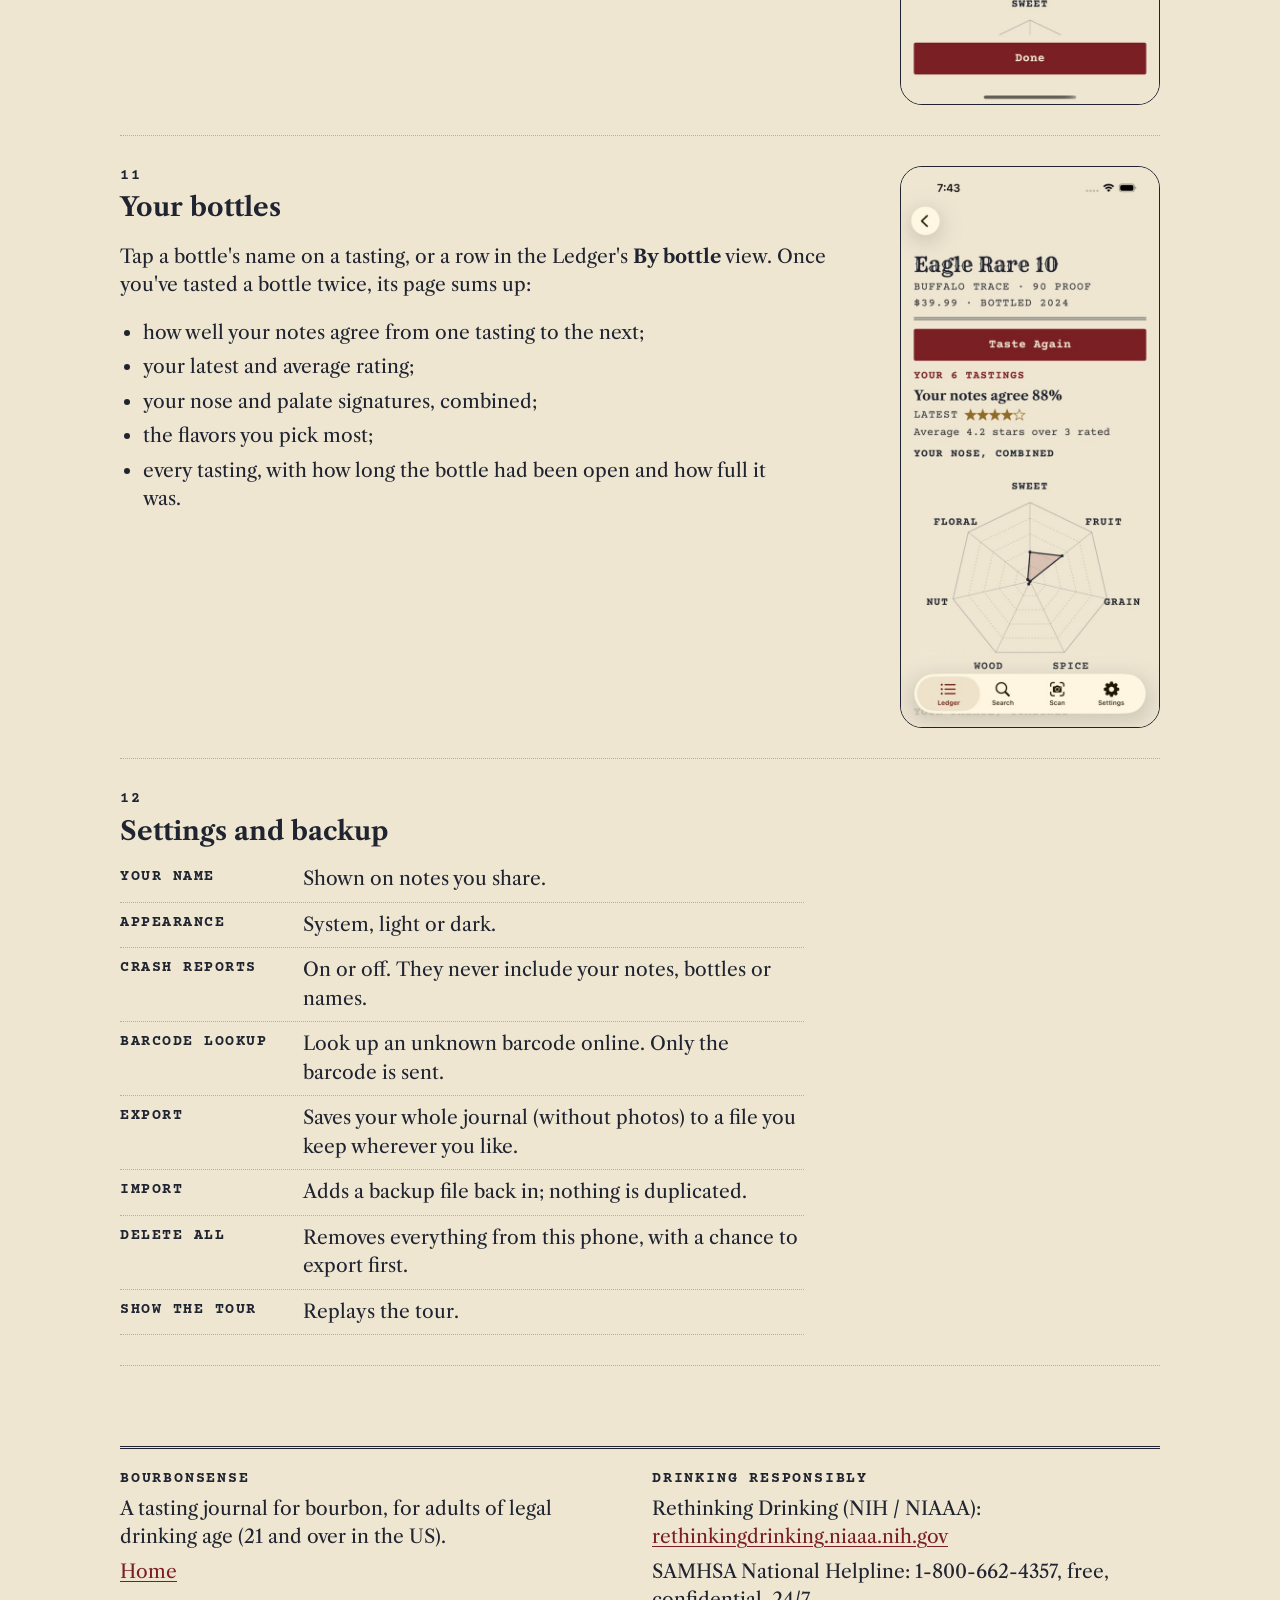
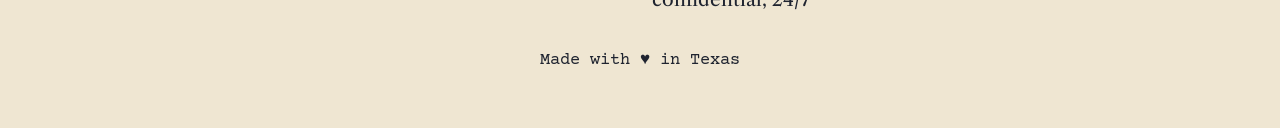
<file: guide.html>
<!doctype html>
<html lang="en">
<head>
<meta charset="utf-8">
<meta name="viewport" content="width=device-width, initial-scale=1, viewport-fit=cover">
<title>How to use BourbonSense</title>
<meta name="description" content="A guide to BourbonSense: recording a tasting on the flavor wheel, reading a signature, comparing tastings, finding similar bottles, sharing with friends and tasting a bottle again.">
<meta name="color-scheme" content="light dark">
<meta name="theme-color" content="#EFE6D2" media="(prefers-color-scheme: light)">
<meta name="theme-color" content="#1C1714" media="(prefers-color-scheme: dark)">
<link rel="icon" href="favicon.png">
<link rel="apple-touch-icon" href="apple-touch-icon.png">
<link rel="stylesheet" href="styles.css">
</head>
<body>

<header class="top">
  <div class="wrap">
    <a class="brand" href="./"><img src="images/icon-512.png" alt="" width="36" height="36"><span>BourbonSense</span></a>
    <nav class="nav" aria-label="Site">
      <a href="./#features">Features</a>
      <a href="guide.html" aria-current="page">How to use it</a>
      <a href="./#privacy">Privacy</a>
      <a href="./#faq">FAQ</a>
    </nav>
  </div>
</header>

<main>
  <section>
    <div class="wrap">
      <div class="label">Guide</div>
      <h2 style="font-size: clamp(40px, 6vw, 64px);">How to use BourbonSense</h2>
      <hr class="double">
      <p class="intro">BourbonSense has four tabs: <strong>Ledger</strong> (your tastings), <strong>Search</strong> (find similar), <strong>Scan</strong> (receive a friend's note) and <strong>Settings</strong>. This guide walks through each, in the order you'll probably use them.</p>
      <ul class="toc">
        <li><a href="#start">1. Getting started</a></li>
        <li><a href="#tasting">2. Record a tasting</a></li>
        <li><a href="#wheel">3. The flavor wheel</a></li>
        <li><a href="#ledger">4. The Ledger</a></li>
        <li><a href="#signature">5. Reading a signature</a></li>
        <li><a href="#compare">6. Compare two tastings</a></li>
        <li><a href="#similar">7. Find similar bottles</a></li>
        <li><a href="#share">8. Share a tasting</a></li>
        <li><a href="#scan">9. Receive a friend's note</a></li>
        <li><a href="#again">10. Taste a bottle again</a></li>
        <li><a href="#bottles">11. Your bottles</a></li>
        <li><a href="#settings">12. Settings and backup</a></li>
      </ul>
    </div>
  </section>

  <section>
    <div class="wrap">

      <div class="guide-step no-shot" id="start">
        <div>
          <div class="label">1</div>
          <h3>Getting started</h3>
          <ol>
            <li>Enter your date of birth. BourbonSense is for adults of legal drinking age (21 and over in the US); only the result is kept, never the date.</li>
            <li>Read the three short introduction screens, or skip them.</li>
            <li>Enter the name your friends will see on notes you share (optional; you can change it later in Settings).</li>
            <li>A short tour shows you around the Ledger, a tasting's page and the other tabs. You can skip it at any step and replay it from <strong>Settings → Show the Tour</strong>.</li>
          </ol>
          <p>Your Ledger starts with a few example tastings, marked <span class="label">Example</span>, so Compare and Find similar have something to work with. You can delete them.</p>
        </div>
      </div>

      <div class="guide-step" id="tasting">
        <div>
          <div class="label">2</div>
          <h3>Record a tasting</h3>
          <p>Tap <strong>New Tasting</strong> on the Ledger. A tasting has six steps; skip any you like. It's saved after the first step and every change after that is saved as you go.</p>
          <dl class="terms">
            <div><dt>Bottle</dt><dd>Pick a bottle you've tasted before, or add one: name, distillery, edition, proof, age, batch, barrel and more. Scan its barcode and BourbonSense fills in what it knows. Note the day you opened it and how full it is.</dd></div>
            <div><dt>Nose</dt><dd>Pick the color in the glass, then the flavors you smell on the wheel.</dd></div>
            <div><dt>Palate</dt><dd>The flavors you taste, on the palate's wheel (it adds mouthfeel).</dd></div>
            <div><dt>Finish</dt><dd>Short, medium or long, with an optional note.</dd></div>
            <div><dt>Rating</dt><dd>Up to five stars in half steps, and a verdict: Pass, Try, Buy or Bunker (stock up).</dd></div>
            <div><dt>Notes</dt><dd>Nose, palate and general notes, and up to four photos. Photos stay on your phone.</dd></div>
          </dl>
        </div>
        <figure class="phone">
          <picture><source media="(prefers-color-scheme: dark)" srcset="images/ledger-dark.jpg"><img src="images/ledger-light.jpg" width="540" height="1174" loading="lazy" alt="The Ledger with the New Tasting button at the top."></picture>
        </figure>
      </div>

      <div class="guide-step" id="wheel">
        <div>
          <div class="label">3</div>
          <h3>The flavor wheel</h3>
          <ol>
            <li>Tap a family on the wheel (sweet, fruit, grain, spice, wood, nut and roast, floral and herbal) to see its flavors.</li>
            <li>Tap a flavor to add it as a hint <span class="dots">●</span>.</li>
            <li>Tap it again for clear <span class="dots">●●</span>, and a third time for dominant <span class="dots">●●●</span>.</li>
            <li>A fourth tap removes it, with Undo in case you didn't mean to.</li>
          </ol>
          <p>Everything you picked shows under <strong>Selected</strong>, and the flavors you use most often wait under <strong>Recent</strong>, so a repeat tasting takes a minute or two.</p>
        </div>
        <figure class="phone">
          <picture><source media="(prefers-color-scheme: dark)" srcset="images/wheel-dark.jpg"><img src="images/wheel-light.jpg" width="540" height="1174" loading="lazy" alt="The nose step with the glass color and the flavor wheel."></picture>
        </figure>
      </div>

      <div class="guide-step" id="ledger">
        <div>
          <div class="label">4</div>
          <h3>The Ledger</h3>
          <ul>
            <li><strong>Mine / From friends</strong> switches between your tastings and the notes friends sent you.</li>
            <li><strong>Search</strong> looks through bottle names, distilleries and your notes.</li>
            <li><strong>Filter</strong> narrows the list, for example by verdict or proof; <strong>Rating</strong>, <strong>Name</strong> and <strong>Dist.</strong> sort it.</li>
            <li><strong>By bottle</strong> shows one row per bottle, with how many times you've tasted it.</li>
            <li>Tap a row to open the tasting. Deleted something by mistake? Tap <strong>Undo</strong> within 10 seconds.</li>
          </ul>
          <p>Each row shows a small palate shape, the stars and the verdict stamp, so you can scan your Ledger for the pours you liked.</p>
        </div>
        <figure class="phone">
          <picture><source media="(prefers-color-scheme: dark)" srcset="images/ledger-dark.jpg"><img src="images/ledger-light.jpg" width="540" height="1174" loading="lazy" alt="The Ledger's switch, filter and sort chips above the list."></picture>
        </figure>
      </div>

      <div class="guide-step" id="signature">
        <div>
          <div class="label">5</div>
          <h3>Reading a signature</h3>
          <p>A tasting's page shows its <strong>signature</strong>: a radar with one spoke per flavor family, drawn separately for the nose and the palate. The palate adds an eighth spoke, mouthfeel (creamy, oily, warming and so on). The further a point reaches, the more that family stood out, from the flavors you picked and how strongly.</p>
          <p>Under each radar are the flavors you picked, with their dots, and your notes for that stage. Below them: the finish, your notes, and the buttons <strong>Share</strong>, <strong>Taste Again</strong>, <strong>Compare</strong>, <strong>Find Similar</strong>, <strong>Edit</strong> and <strong>Delete</strong>.</p>
        </div>
        <div class="stack">
          <figure class="phone">
            <picture><source media="(prefers-color-scheme: dark)" srcset="images/signature-dark.jpg"><img src="images/signature-light.jpg" width="540" height="1174" loading="lazy" alt="A tasting's nose signature: seven flavor families."></picture>
            <figcaption class="hint">Nose</figcaption>
          </figure>
          <figure class="phone">
            <picture><source media="(prefers-color-scheme: dark)" srcset="images/palate-dark.jpg"><img src="images/palate-light.jpg" width="540" height="1174" loading="lazy" alt="The same tasting's palate signature, with mouthfeel as an eighth family."></picture>
            <figcaption class="hint">Palate</figcaption>
          </figure>
        </div>
      </div>

      <div class="guide-step" id="compare">
        <div>
          <div class="label">6</div>
          <h3>Compare two tastings</h3>
          <p>On a tasting's page, tap <strong>Compare</strong> and pick another tasting, yours or a friend's. You'll see:</p>
          <ul>
            <li>how similar they are, as a percentage;</li>
            <li>the biggest differences, family by family;</li>
            <li>both signatures drawn over each other, nose and palate: the tasting you started from solid, the other dashed;</li>
            <li>the flavors both picked, with each one's strength side by side;</li>
            <li>the flavors only one of them has.</li>
          </ul>
        </div>
        <div class="stack">
          <figure class="phone">
            <picture><source media="(prefers-color-scheme: dark)" srcset="images/compare-dark.jpg"><img src="images/compare-light.jpg" width="540" height="1174" loading="lazy" alt="Compare: a wheated bourbon and a 12-year wheated bourbon, 82% similar, with the biggest differences."></picture>
            <figcaption class="hint">Differences</figcaption>
          </figure>
          <figure class="phone">
            <picture><source media="(prefers-color-scheme: dark)" srcset="images/compare-radar-dark.jpg"><img src="images/compare-radar-light.jpg" width="540" height="1174" loading="lazy" alt="The two palate signatures drawn over each other, then the flavors both picked with each one's strength."></picture>
            <figcaption class="hint">Similarities</figcaption>
          </figure>
        </div>
      </div>

      <div class="guide-step" id="similar">
        <div>
          <div class="label">7</div>
          <h3>Find similar bottles</h3>
          <p>Tap <strong>Find Similar</strong> on a tasting, or open the <strong>Search</strong> tab:</p>
          <ul>
            <li><strong>From a Tasting</strong> ranks the bottles in your Ledger by how much they taste like the one you chose.</li>
            <li><strong>Build a Profile</strong> lets you pick the flavors you're in the mood for and finds the bottles closest to them.</li>
          </ul>
          <p>Each bottle shows once, at its best match, with the flavors it shares. Weaker matches also show how they differ. <strong>Filter</strong> can include the bottle you started from.</p>
        </div>
        <figure class="phone">
          <picture><source media="(prefers-color-scheme: dark)" srcset="images/similar-dark.jpg"><img src="images/similar-light.jpg" width="540" height="1174" loading="lazy" alt="Find similar results with match percentages."></picture>
        </figure>
      </div>

      <div class="guide-step" id="share">
        <div>
          <div class="label">8</div>
          <h3>Share a tasting</h3>
          <ol>
            <li>On one of your tastings, tap <strong>Share</strong>. The screen shows exactly what your friend will get.</li>
            <li>Tap <strong>Show QR Code</strong> and let your friend scan it, or <strong>Send File</strong> to send it through Messages, AirDrop, email or any app.</li>
          </ol>
          <p>The price you paid and your photos are never shared. Your name on the note is the one in Settings.</p>
        </div>
        <figure class="phone">
          <picture><source media="(prefers-color-scheme: dark)" srcset="images/share-dark.jpg"><img src="images/share-light.jpg" width="540" height="1174" loading="lazy" alt="The Share screen with Show QR Code and Send File."></picture>
        </figure>
      </div>

      <div class="guide-step" id="scan">
        <div>
          <div class="label">9</div>
          <h3>Receive a friend's note</h3>
          <p>Open the <strong>Scan</strong> tab:</p>
          <ul>
            <li><strong>Scan with Camera</strong> reads the QR code on your friend's screen.</li>
            <li><strong>Scan from a Photo</strong> reads a QR code in a photo or screenshot. The photo isn't kept.</li>
            <li><strong>Open a File</strong> opens a note they sent you. Tapping the file in Messages or Mail works too.</li>
          </ul>
          <p>You see the note first, then save it to your Ledger under <strong>From friends</strong>, matched to your bottle if you have it.</p>
        </div>
        <figure class="phone">
          <picture><source media="(prefers-color-scheme: dark)" srcset="images/scan-dark.jpg"><img src="images/scan-light.jpg" width="540" height="1174" loading="lazy" alt="The Scan tab."></picture>
        </figure>
      </div>

      <div class="guide-step" id="again">
        <div>
          <div class="label">10</div>
          <h3>Taste a bottle again</h3>
          <p>Tap <strong>Taste Again</strong> on a tasting or a bottle. Start with an empty wheel, or <strong>start from last time</strong> with your previous flavors picked, then change what's different.</p>
          <p>When you save, <strong>Since last time</strong> shows how similar the two tastings are, which flavors are new or gone, how your rating moved, and how long the bottle has been open. Starting a second tasting of the same bottle on the same day? BourbonSense asks whether you meant to continue the first one.</p>
        </div>
        <figure class="phone">
          <picture><source media="(prefers-color-scheme: dark)" srcset="images/since-dark.jpg"><img src="images/since-light.jpg" width="540" height="1174" loading="lazy" alt="Since last time, after a repeat tasting."></picture>
        </figure>
      </div>

      <div class="guide-step" id="bottles">
        <div>
          <div class="label">11</div>
          <h3>Your bottles</h3>
          <p>Tap a bottle's name on a tasting, or a row in the Ledger's <strong>By bottle</strong> view. Once you've tasted a bottle twice, its page sums up:</p>
          <ul>
            <li>how well your notes agree from one tasting to the next;</li>
            <li>your latest and average rating;</li>
            <li>your nose and palate signatures, combined;</li>
            <li>the flavors you pick most;</li>
            <li>every tasting, with how long the bottle had been open and how full it was.</li>
          </ul>
        </div>
        <figure class="phone">
          <picture><source media="(prefers-color-scheme: dark)" srcset="images/summary-dark.jpg"><img src="images/summary-light.jpg" width="540" height="1174" loading="lazy" alt="A bottle's summary."></picture>
        </figure>
      </div>

      <div class="guide-step no-shot" id="settings">
        <div>
          <div class="label">12</div>
          <h3>Settings and backup</h3>
          <dl class="terms">
            <div><dt>Your name</dt><dd>Shown on notes you share.</dd></div>
            <div><dt>Appearance</dt><dd>System, light or dark.</dd></div>
            <div><dt>Crash reports</dt><dd>On or off. They never include your notes, bottles or names.</dd></div>
            <div><dt>Barcode lookup</dt><dd>Look up an unknown barcode online. Only the barcode is sent.</dd></div>
            <div><dt>Export</dt><dd>Saves your whole journal (without photos) to a file you keep wherever you like.</dd></div>
            <div><dt>Import</dt><dd>Adds a backup file back in; nothing is duplicated.</dd></div>
            <div><dt>Delete all</dt><dd>Removes everything from this phone, with a chance to export first.</dd></div>
            <div><dt>Show the Tour</dt><dd>Replays the tour.</dd></div>
          </dl>
        </div>
      </div>

    </div>
  </section>
</main>

<footer>
  <div class="wrap">
    <hr class="double">
    <div class="cols">
      <div>
        <div class="label">BourbonSense</div>
        <p>A tasting journal for bourbon, for adults of legal drinking age (21 and over in the US).</p>
        <p><a href="./">Home</a></p>
      </div>
      <div>
        <div class="label">Drinking responsibly</div>
        <p>Rethinking Drinking (NIH / NIAAA): <a href="https://www.rethinkingdrinking.niaaa.nih.gov/">rethinkingdrinking.niaaa.nih.gov</a></p>
        <p>SAMHSA National Helpline: 1-800-662-4357, free, confidential, 24/7</p>
      </div>
    </div>
    <p class="made hint">Made with ♥ in Texas</p>
  </div>
</footer>
</body>
</html>
</file>
<file: styles.css>
/* BourbonSense site. Letterpress design from the app: "label stock" in light, "charred paper" in dark.
   Fonts are the app's own (SIL Open Font License), served from this site: nothing is fetched from elsewhere. */

@font-face { font-family: "Rye"; src: url("fonts/rye_regular.ttf") format("truetype"); font-display: swap; }
@font-face { font-family: "Libre Caslon Text"; src: url("fonts/librecaslontext_regular.ttf") format("truetype"); font-weight: 400; font-display: swap; }
@font-face { font-family: "Libre Caslon Text"; src: url("fonts/librecaslontext_bold.ttf") format("truetype"); font-weight: 700; font-display: swap; }
@font-face { font-family: "Courier Prime"; src: url("fonts/courierprime_regular.ttf") format("truetype"); font-weight: 400; font-display: swap; }
@font-face { font-family: "Courier Prime"; src: url("fonts/courierprime_bold.ttf") format("truetype"); font-weight: 700; font-display: swap; }

:root {
  --paper: #EFE6D2;
  --ink: #1F2430;
  --ink-soft: #4C4F57;
  --accent: #7A1F24;
  --on-accent: #EFE6D2;
  --foil: #8F6C2C;
  --rule: rgba(31, 36, 48, 0.28);
  --wash: rgba(122, 31, 36, 0.08);
  color-scheme: light;
}
@media (prefers-color-scheme: dark) {
  :root {
    --paper: #1C1714;
    --ink: #ECE2CB;
    --ink-soft: #B4A98F;
    --accent: #D4705F;
    --on-accent: #1C1714;
    --foil: #D0A957;
    --rule: rgba(236, 226, 203, 0.24);
    --wash: rgba(212, 112, 95, 0.10);
    color-scheme: dark;
  }
}

* { box-sizing: border-box; }
html { -webkit-text-size-adjust: 100%; }
body {
  margin: 0;
  background: var(--paper);
  color: var(--ink);
  font: 19px/1.5 "Libre Caslon Text", Georgia, "Times New Roman", serif;
}
img { max-width: 100%; height: auto; display: block; }
a { color: var(--accent); text-underline-offset: 3px; }
a:hover { text-decoration-thickness: 2px; }

.wrap { max-width: 1080px; margin: 0 auto; padding: 0 20px; }

/* Type roles: display (Rye) for titles only; text (Caslon); data (Courier Prime) for labels and buttons. */
.display { font-family: "Rye", Georgia, serif; font-weight: 400; letter-spacing: 0.01em; }
.label {
  font: 700 15px/1.3 "Courier Prime", "Courier New", monospace;
  letter-spacing: 0.12em;
  text-transform: uppercase;
}
.hint { font: 17px/1.45 "Courier Prime", "Courier New", monospace; color: var(--ink); }
.double { border: 0; border-top: 3px double var(--ink); margin: 12px 0 20px; }
.leader { border: 0; border-top: 1px dotted var(--rule); margin: 0; }

/* Header */
.top { padding: 18px 0; }
.top .wrap { display: flex; align-items: center; justify-content: space-between; gap: 16px; flex-wrap: wrap; }
.brand { display: flex; align-items: center; gap: 10px; color: var(--ink); text-decoration: none; }
.brand img { width: 36px; height: 36px; border-radius: 8px; }
.brand span { font-family: "Rye", Georgia, serif; font-size: 24px; }
.nav { display: flex; gap: 18px; flex-wrap: wrap; }
.nav a { font: 700 15px "Courier Prime", monospace; letter-spacing: 0.1em; text-transform: uppercase; color: var(--ink); text-decoration: none; padding: 10px 0; }
.nav a:hover, .nav a[aria-current="page"] { color: var(--accent); }

/* Hero */
.hero { padding: 28px 0 40px; }
.hero .wrap { display: grid; grid-template-columns: 1.1fr 0.9fr; gap: 40px; align-items: center; }
.hero h1 { font-size: clamp(44px, 7vw, 76px); line-height: 1.02; margin: 6px 0 0; }
.hero .lede { font-size: 22px; max-width: 30em; }
.status {
  display: inline-block;
  border: 2px solid var(--accent);
  color: var(--accent);
  padding: 6px 12px;
  transform: rotate(-4deg);
  margin: 6px 0 18px;
}
.cta { display: flex; gap: 12px; flex-wrap: wrap; margin-top: 22px; }
.button {
  display: inline-flex; align-items: center; justify-content: center;
  min-height: 48px; padding: 0 20px;
  font: 700 18px "Courier Prime", monospace;
  text-decoration: none;
  border: 1.5px solid var(--accent);
  border-radius: 3px;
}
.button.primary { background: var(--accent); color: var(--on-accent); }
.button.secondary { color: var(--ink); border-color: var(--ink); }

/* Phone screenshots */
.phone { margin: 0; }
.phone img { border: 1px solid var(--ink); border-radius: 22px; background: var(--paper); }
.phone figcaption { margin-top: 10px; text-align: center; }
.hero .phones { display: grid; grid-template-columns: 1fr 1fr; gap: 16px; align-items: start; }
.hero .phones .phone:last-child { margin-top: 48px; }

/* Sections */
section { padding: 36px 0; }
section h2 { font-family: "Rye", Georgia, serif; font-weight: 400; font-size: clamp(32px, 4.5vw, 46px); margin: 4px 0 0; line-height: 1.1; }
.intro { max-width: 40em; }

.benefits { display: grid; grid-template-columns: repeat(auto-fit, minmax(230px, 1fr)); gap: 0 32px; }
.benefit { padding: 18px 0; border-bottom: 1px dotted var(--rule); }
.benefit h3 { font: 700 21px/1.3 "Libre Caslon Text", Georgia, serif; margin: 6px 0; }
.benefit p { margin: 0; }

.feature { display: grid; grid-template-columns: 300px 1fr; gap: 40px; align-items: center; padding: 30px 0; border-bottom: 1px dotted var(--rule); }
.feature:nth-of-type(even) { grid-template-columns: 1fr 300px; }
.feature:nth-of-type(even) .phone { order: 2; }
.feature h3 { font: 700 26px/1.25 "Libre Caslon Text", Georgia, serif; margin: 6px 0 10px; }
.feature p { margin: 0 0 12px; max-width: 34em; }

.gallery { display: grid; grid-template-columns: repeat(auto-fit, minmax(180px, 1fr)); gap: 18px; }

/* Two phones side by side (nose and palate), or stacked in the guide's column */
.feature .pair { display: grid; grid-template-columns: 1fr 1fr; gap: 14px; align-items: start; }
.feature:has(.pair) { grid-template-columns: 420px 1fr; }
.feature:nth-of-type(even):has(.pair) { grid-template-columns: 1fr 420px; }
.feature:nth-of-type(even) .pair { order: 2; }
.stack { display: grid; gap: 18px; }

/* Guide */
.toc { columns: 2 260px; padding: 0; margin: 0; list-style: none; }
.toc li { break-inside: avoid; padding: 8px 0; border-bottom: 1px dotted var(--rule); }
.toc a { text-decoration: none; }
.guide-step { display: grid; grid-template-columns: 1fr 260px; gap: 36px; padding: 30px 0; border-bottom: 1px dotted var(--rule); align-items: start; }
.guide-step.no-shot { grid-template-columns: 1fr; }
.guide-step h3 { font: 700 26px/1.25 "Libre Caslon Text", Georgia, serif; margin: 6px 0 10px; }
.guide-step ol, .guide-step ul { padding-left: 1.2em; margin: 8px 0 14px; max-width: 34em; }
.guide-step li { margin: 6px 0; }
.dots { color: var(--accent); letter-spacing: 0.15em; font-family: "Courier Prime", monospace; font-weight: 700; }
dl.terms { margin: 8px 0 0; max-width: 36em; }
dl.terms div { display: grid; grid-template-columns: 9em 1fr; gap: 12px; padding: 8px 0; border-bottom: 1px dotted var(--rule); }
dl.terms dt { font: 700 15px "Courier Prime", monospace; letter-spacing: 0.1em; text-transform: uppercase; padding-top: 3px; }
dl.terms dd { margin: 0; }

/* FAQ */
details { border-bottom: 1px dotted var(--rule); padding: 14px 0; }
summary { cursor: pointer; font-weight: 700; list-style-position: outside; }
details p { margin: 10px 0 0; max-width: 40em; }

/* Footer */
footer { padding: 32px 0 48px; }
footer .cols { display: grid; grid-template-columns: repeat(auto-fit, minmax(240px, 1fr)); gap: 24px; }
footer p { margin: 6px 0; }
.made { text-align: center; margin-top: 28px; }

/* Narrow screens */
@media (max-width: 820px) {
  .hero .wrap { grid-template-columns: 1fr; }
  .hero .phones { max-width: 440px; }
  .feature, .feature:nth-of-type(even), .guide-step { grid-template-columns: 1fr; gap: 20px; }
  .feature:nth-of-type(even) .phone { order: 0; }
  .feature .phone, .guide-step .phone { max-width: 280px; }
  .feature:has(.pair), .feature:nth-of-type(even):has(.pair) { grid-template-columns: 1fr; }
  .feature:nth-of-type(even) .pair { order: 0; }
  .feature .pair { max-width: 440px; }
  .feature .pair .phone { max-width: none; }
  .stack { grid-template-columns: 1fr 1fr; max-width: 440px; }
  .nav { gap: 4px 14px; }
  .nav a { font-size: 14px; letter-spacing: 0.06em; padding: 6px 0; }
}
@media (max-width: 560px) {
  dl.terms div { grid-template-columns: 1fr; gap: 2px; }
}
</file>
